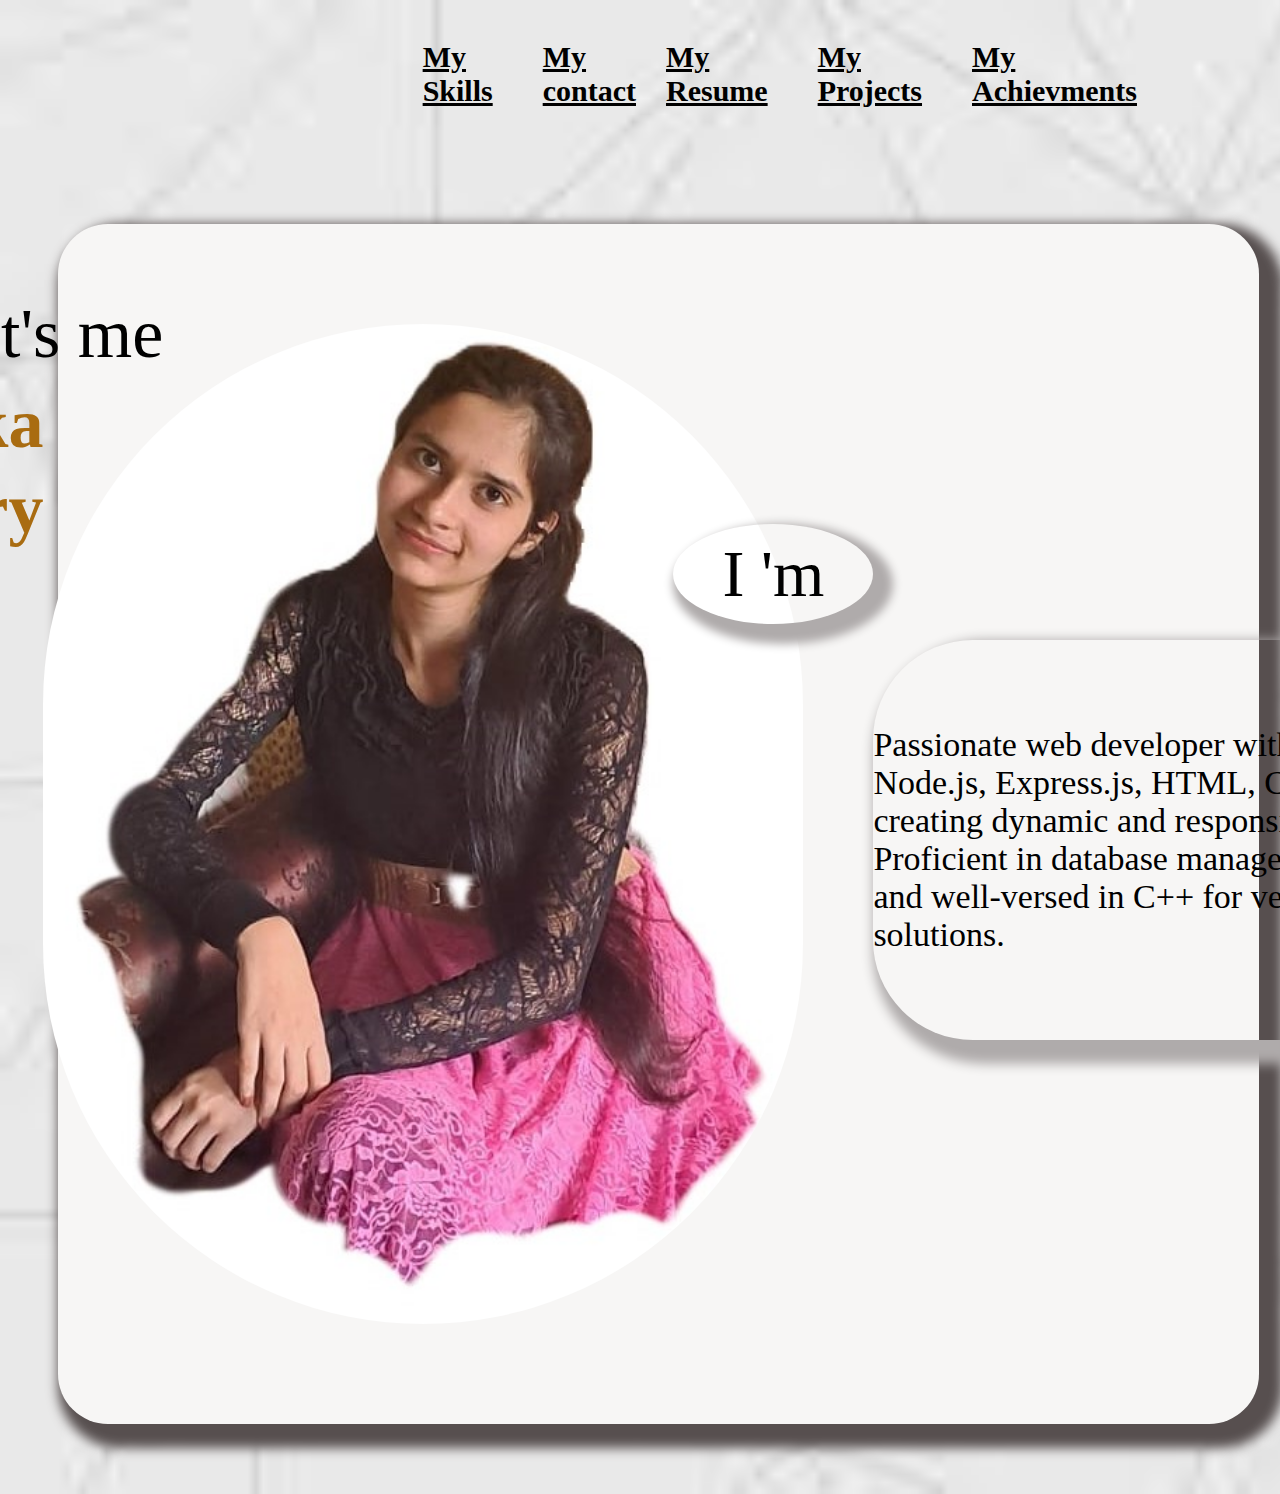
<file: my-portfolio/index.html>
<!DOCTYPE html>
<html lang="en">
<head>
    <meta charset="UTF-8">
    <meta name="viewport" content="width=device-width, initial-scale=1.0">
    <title>My-Portfolio</title>
    <link rel="stylesheet" href="https://cdnjs.cloudflare.com/ajax/libs/font-awesome/6.5.1/css/all.css" integrity="sha512-tx5+1LWHez1QiaXlAyDwzdBTfDjX07GMapQoFTS74wkcPMsI3So0KYmFe6EHZjI8+eSG0ljBlAQc3PQ5BTaZtQ==" crossorigin="anonymous" referrerpolicy="no-referrer" />
    <link rel="stylesheet" href="style.css"></link>
    <link rel="preconnect" href="https://fonts.googleapis.com">
    <link rel="preconnect" href="https://fonts.googleapis.com">
    <link rel="preconnect" href="https://fonts.gstatic.com" crossorigin>
    <link href="https://fonts.googleapis.com/css2?family=Carattere&family=Kalnia&display=swap" rel="stylesheet">
    


</head>
<body>
    
<div class="header"><div class="logo">Dakshika Chaudhary</div>
    <p>
       <b><div class="Skills"><a href="/skills.html">My Skills</a></div></b>
      <b><div class="contact"><a href="/contact.html">My contact</a> </div></b>
      <b><div class="Resume"><a href="/resume.html">My Resume</a></div></b>
      <b><div class="Projects"><a href="/project.html">My Projects </a></div></b>
      <b><div class="Achievments"><a href="/achievment.html">My Achievments</a></div></b>
 
        
    </p>
</div>
<!----------------------------------------------------------------------->
<div class="about">

    <div class="name"><p>Hello,It's me <b><p class="dakshika" style="color:rgb(169, 108, 17);;">Dakshika</p></b></p><b><p class="chaudhary">Chaudhary</p></b>
        

    <p class="prof"><u>A Full-Stack Web Devloper</u></p></div>

    <div class="photo"><img src="IMG-20231112-WA0062.jpg"></div>

    
<div class="expert"><p>I 'm</p>
<p class="paragraph">

    Passionate web developer with expertise in Node.js, Express.js, HTML, CSS, and JavaScript, creating dynamic and responsive web applications. Proficient in database management with MongoDB and well-versed in C++ for versatile programming solutions. </p></div>
    <div class="links">
        <i class="fa-brands fa-instagram"></i>
       <a href="https://www.linkedin.com/in/dakshika-chaudhary-486547263/"><i class="fa-brands fa-linkedin"></i></a>
    <a href="https://github.com/dakshika-chaudhary"><i class="fa-brands fa-github"></i></a>
    </div>
</div>



</body>
</html>
</file>
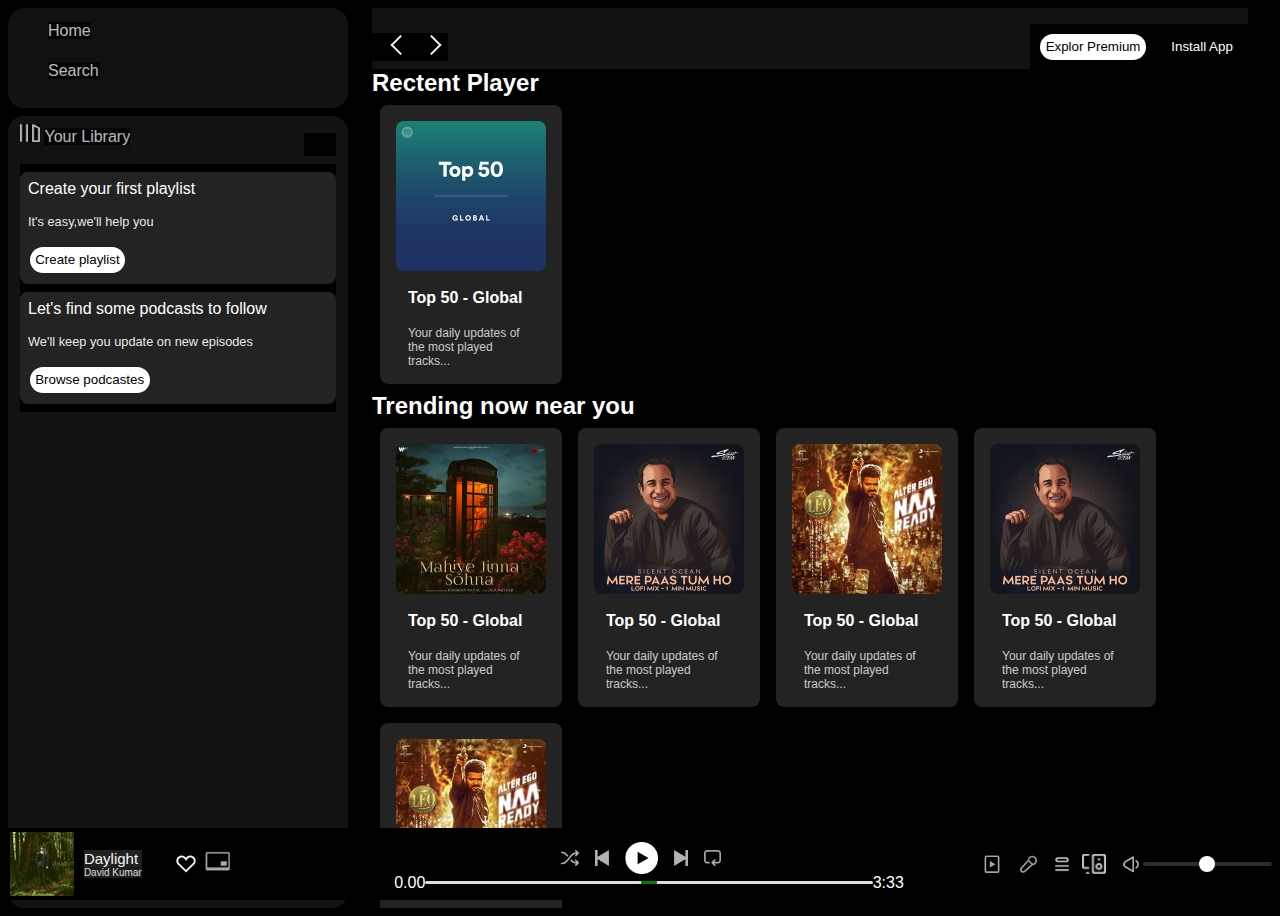
<file: my-portfolio/spotify_clone/index.html>
<!DOCTYPE html>
<html lang="en">
<head>
    <meta charset="UTF-8">
    <meta name="viewport" content="width=device-width, initial-scale=1.0">
    <title>Spotify - Web Player: Music for everyone</title>
    <link rel="stylesheet" href="https://cdnjs.cloudflare.com/ajax/libs/font-awesome/6.4.2/css/all.min.css" integrity="sha512-z3gLpd7yknf1YoNbCzqRKc4qyor8gaKU1qmn+CShxbuBusANI9QpRohGBreCFkKxLhei6S9CQXFEbbKuqLg0DA==" crossorigin="anonymous" referrerpolicy="no-referrer" />
<link rel="icon" href="./Delta-main/CSS/Project/assets/logo.png">
<link rel="preconnect" href="https://fonts.googleapis.com">
<link rel="preconnect" href="https://fonts.gstatic.com" crossorigin>
<link href="https://fonts.googleapis.com/css2?family=Abril+Fatface&family=Fuggles&family=Montserrat:wght@300;400;500;600;700&family=Mooli&family=Skranji&display=swap" rel="stylesheet">
<link rel="stylesheet" href="style.css">
</head>
<body>
    <div class="main">
        <div class="sidebar">
            <!--the first bar-->
            <div class="nav">
                <div class="nav-option">
                    <i class="fa-solid fa-house"></i>
                    <a href="#" style="opacity: 1;">Home</a>
                </div>
                <div class="nav-option">
                    <i class="fa-solid fa-magnifying-glass"></i>
                    <a href="#">Search</a>
                </div>
            </div>

            <!--the second bar-->


            <div class="library">
                <div class="option">
                    <!--for pahle waaala part of library-->
                <div class="lib-option nav-option">
                    <img src="Delta-main/CSS/Project/assets/library_icon.png">
                    <a href="#">Your Library</a>
                </div>
                <div class="icons">
                    <i class="fa-solid fa-plus"></i>
                    <i class="fa-solid fa-arrow-right"></i>
                </div>
                </div>
                <div class="lib-box">
                    <div class="box">
            <div class="box-p1">Create your first playlist</div>
            <div class="box-p2">It's easy,we'll help you</div>
            <button class="badge">Create playlist</button>
            </div>
            
            <div class="box">
                <div class="box-p1">Let's find some podcasts to follow </div>
                <div class="box-p2">We'll keep you update on new episodes</div>
                <button class="badge">Browse podcastes</button>
                </div>
            </div>
            </div>
        </div>
        <!--main content is here-->
        <div class="main-content">
            <div class="sticky-nav">
                <div class="sticky-nav-icons">
                <img src="Delta-main/CSS/Project/assets/backward_icon.png">
                <img src="Delta-main/CSS/Project/assets/forward_icon.png" class="hide"> 
         </div>
<div class="sticky-nav-options">
          <button class="badge hide" >Explor Premium</button>
          
          <button class="badge dark-badge"><i class="fa-regular fa-circle-down" style="margin-left:0.5px"></i> Install App</button>
          <i class="fa-regular fa-user"></i>
          </div></div>
          <!--cards-->
            <div class="cards">
                <h2>Rectent Player</h2>
                <div class="cards-container">
                    <div class="card">
             <img src="Delta-main/CSS/Project/assets/card1img.jpeg" class="card-image"> 
           <p class="card-title">Top 50 - Global</p>
           <p class="card-info">Your daily updates of the most played tracks...</p>
                    </div>
                </div>
            </div> 
<!--second cards container-->
            <h2>Trending now near you</h2>
                <div class="cards-container">
                    <div class="card">
             <img src="Delta-main/CSS/Project/assets/card2img.jpeg" class="card-image"> 
           <p class="card-title">Top 50 - Global</p>
           <p class="card-info">Your daily updates of the most played tracks...</p>
                    </div>

        <div class="card">
        <img src="Delta-main/CSS/Project/assets/card3img.jpeg" class="card-image"> 
          <p class="card-title">Top 50 - Global</p>
          <p class="card-info">Your daily updates of the most played tracks...</p>
                </div>

         <div class="card">
          <img src="Delta-main/CSS/Project/assets/card4img.jpeg" class="card-image"> 
         <p class="card-title">Top 50 - Global</p>
          <p class="card-info">Your daily updates of the most played tracks...</p>
                </div>

               <div class="card">
                   <img src="Delta-main/CSS/Project/assets/card3img.jpeg" class="card-image"> 
                 <p class="card-title">Top 50 - Global</p>
                 <p class="card-info">Your daily updates of the most played tracks...</p>
                   </div>
                   
           <div class="card">
        <img src="Delta-main/CSS/Project/assets/card4img.jpeg" class="card-image"> 
              <p class="card-title">Top 50 - Global</p>
             <p class="card-info">Your daily updates of the most played tracks...</p>
               </div>
     </div>
<!--top 40 top 30-->

<h2>Trending now near you</h2>
<div class="cards-container">
    <div class="card">
<img src="Delta-main/CSS/Project/assets/card5img.jpeg" class="card-image"> 
<p class="card-title">Top 50 - Global</p>
<p class="card-info">Your daily updates of the most played tracks...</p>
    </div>

<div class="card">
<img src="Delta-main/CSS/Project/assets/card6img.jpeg" class="card-image"> 
<p class="card-title">Top 50 - Global</p>
<p class="card-info">Your daily updates of the most played tracks...</p>
</div>
<div class="card">
    <img src="Delta-main/CSS/Project/assets/card1img.jpeg" class="card-image"> 
    <p class="card-title">Top 50 - Global</p>
    <p class="card-info">Your daily updates of the most played tracks...</p>
    </div>
</div>
<div class="footer">
    <div class="line"></div>
</div>
</div>
        <div class="music-player">
            <div class="album">
                <img src="Delta-main/CSS/Project/Homework Assets/album_picture.jpeg" class="photo">
                <div class="name">
                <p class="first">Daylight</p>
                <p class="second">David Kumar</p></div>
                <img src="Delta-main/CSS/Project/Homework Assets/album_icon1.png" class="album-icon1"></i>
                <img src="Delta-main/CSS/Project/Homework Assets/album_icon2.png" class="album-icon2"></i>
            </div>
          
<!------------------------------------------------------------------------------------->
<div class="player">
<div class="players-controls">
<img src="Delta-main/CSS/Project/assets/player_icon1.png" class="player-control-icon">
<img src="Delta-main/CSS/Project/assets/player_icon2.png" class="player-control-icon">
<img src="Delta-main/CSS/Project/assets/player_icon3.png" class="player-control-icon" style="opacity:1;height:2rem">
<img src="Delta-main/CSS/Project/assets/player_icon4.png" class="player-control-icon">
<img src="Delta-main/CSS/Project/assets/player_icon5.png" class="player-control-icon">
     </div>


          
          <div class="playback-bar">
            <span class="curr-time">0.00</span>
            <input type="range" min="0" max="100" class="progress-bar">
            <span class="tot-time">3:33</span>
          </div>

</div>
<!------------------------------------------------------------------------------------------>
            <div class="controls">
                <img src="Delta-main/CSS/Project/Homework Assets/controls_icon1.png" class="control-icon">
                <img src="Delta-main/CSS/Project/Homework Assets/controld_icon2.png" class="control-icon">
                <img src="Delta-main/CSS/Project/Homework Assets/controls_icon3.png" class="control-icon1">
                <img src="Delta-main/CSS/Project/Homework Assets/controls_icon4.png" class="control-icon2">
                <img src="Delta-main/CSS/Project/Homework Assets/controls_icon5.png" class="control-icon">
                <input type="range" min="0" max="100" class="control-bar">
            </div>
        
    </div>
    </div>
</body>
</html>
</file>
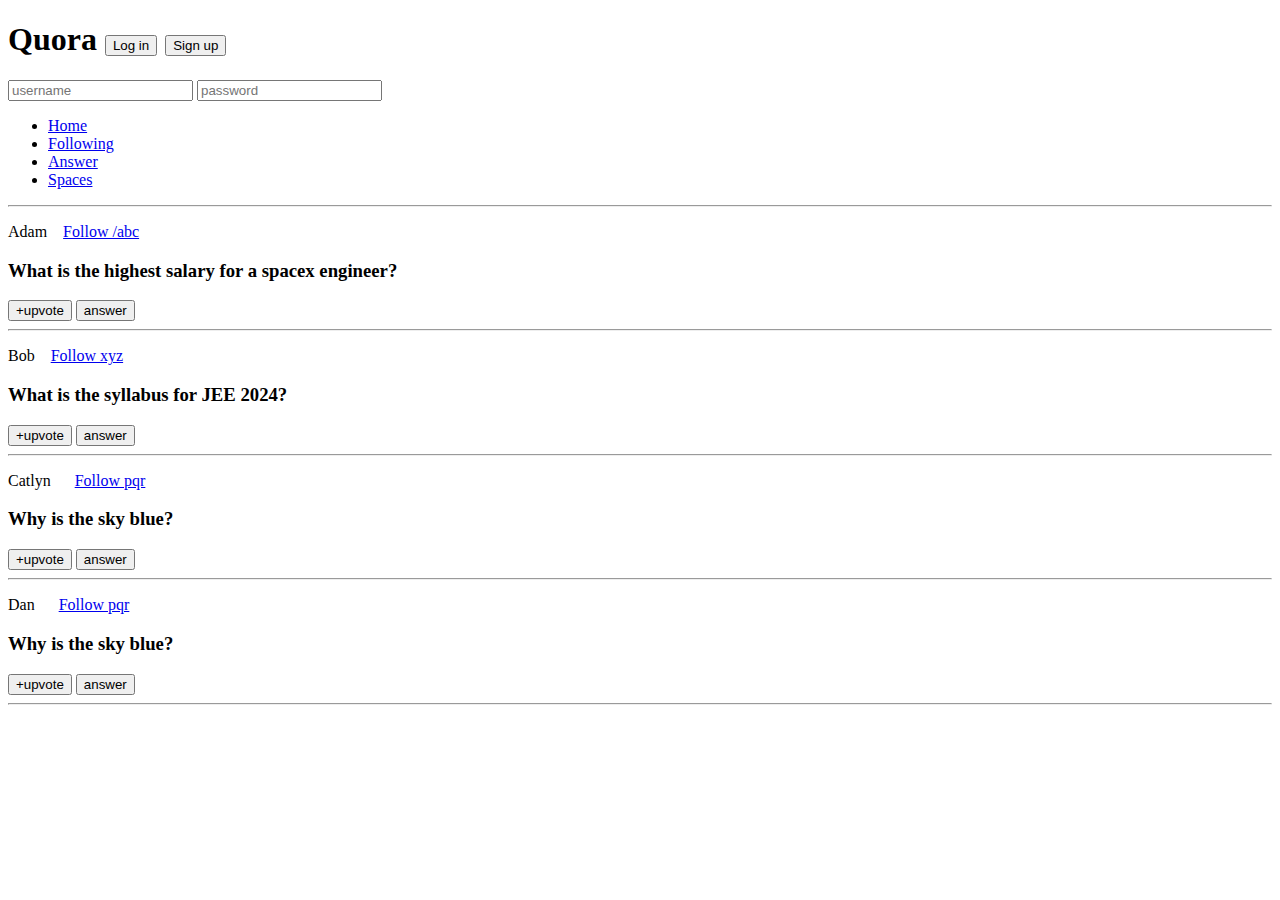
<file: my-portfolio/spotify_clone/Delta-main/CSS/Chapter2 (Selectors)/index.html>
<!DOCTYPE html>
<html lang="en">
  <head>
    <meta charset="UTF-8" />
    <meta http-equiv="X-UA-Compatible" content="IE=edge" />
    <meta name="viewport" content="width=device-width, initial-scale=1.0" />
    <title>CSS Chapter2</title>
  </head>
  <body>
    <header>
        <h1>Quora 
            <button id="login">Log in</button>
            <button id="signup">Sign up</button>
        </h1>
        <div>
            <input type="text" placeholder="username">
            <input type="password" placeholder="password">
        </div>
        <nav>
            <ul>
                <li><a href="/home">Home</a></li>
                <li><a href="/following">Following</a></li>
                <li><a href="/answer">Answer</a></li>
                <li><a href="/spaces">Spaces</a></li>
            </ul>
        </nav>
        <hr>
    </header>
    <main>
        <p>
        Adam &nbsp;&nbsp;
        <a class="follow" href="/adam">Follow /abc</a></span>
        </p>
        <h3>What is the highest salary for a spacex engineer?</h3>
        <span>
            <button>+upvote</button>
            <button>answer</button>
        </span>
        <hr />

        <p>
        Bob &nbsp;&nbsp;
        <a class="follow" href="/bob">Follow xyz</a>
        </p>
        <h3>What is the syllabus for JEE 2024?</h3>
        <span>
            <button>+upvote</button>
            <button>answer</button>
        </span>
        <hr />

        <p>
        Catlyn &nbsp;&nbsp;&nbsp;&nbsp;
        <a class="follow" href="/catlyn">Follow pqr</a>
        </p>
        <h3>Why is the sky blue?</h3>
        <span>
            <button>+upvote</button>
            <button>answer</button>
        </span>
        <hr />

        <p>
            Dan &nbsp;&nbsp;&nbsp;&nbsp;
            <a class="follow" href="/dan">Follow pqr</a>
            </p>
            <h3>Why is the sky blue?</h3>
            <span>
                <button>+upvote</button>
                <button>answer</button>
            </span>
            <hr />
    </main>
  </body>
</html>
</file>
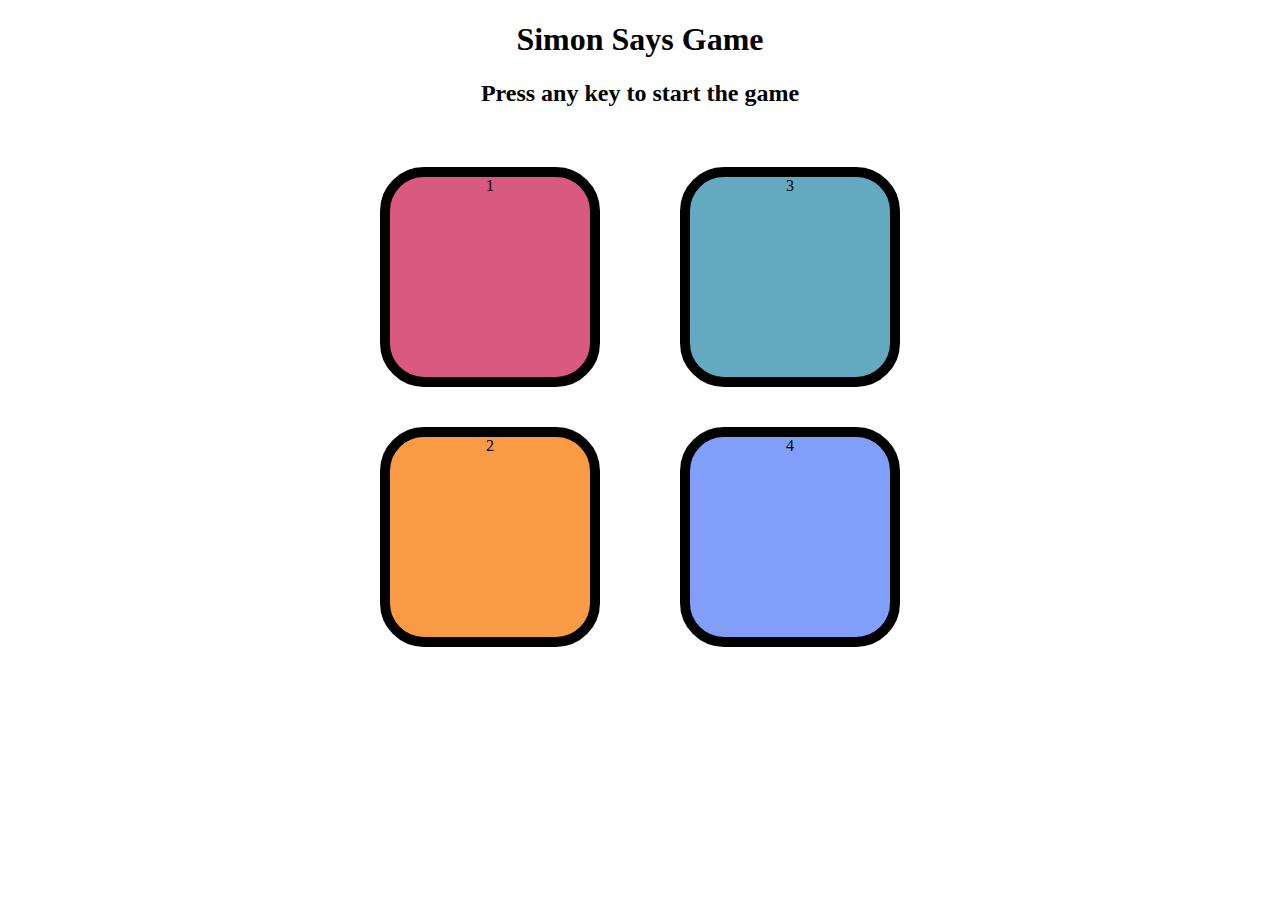
<file: my-portfolio/spotify_clone/Delta-main/JS/Simon Says/index.html>
<!DOCTYPE html>
<html lang="en">
  <head>
    <meta charset="UTF-8" />
    <meta name="viewport" content="width=device-width, initial-scale=1.0" />
    <title>Simon Says Game</title>
    <link rel="stylesheet" href="style.css" />
  </head>
  <body>
    <h1>Simon Says Game</h1>
    <h2>Press any key to start the game</h2>

    <div class="btn-container">
      <div class="line-one">
        <div class="btn red" type="button" id="red">1</div>
        <div class="btn yellow" type="button" id="yellow">2</div>
      </div>
      <div class="line-two">
        <div class="btn green" type="button" id="green">3</div>
        <div class="btn purple" type="button" id="purple">4</div>
      </div>
    </div>

    <script src="app.js"></script>
  </body>
</html>
</file>
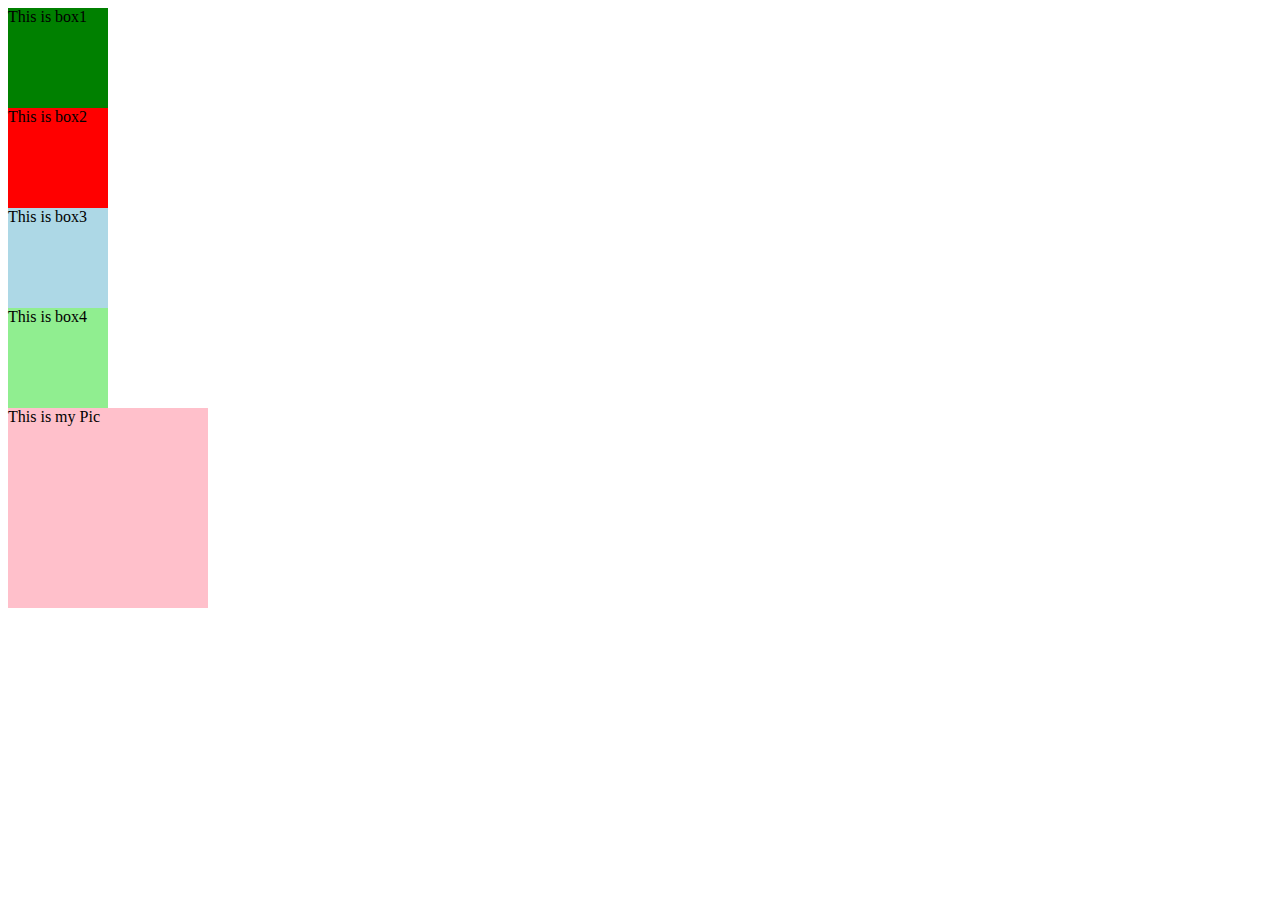
<file: my-portfolio/spotify_clone/Delta-main/CSS/Chapter4/Assignment/index.html>
<!DOCTYPE html>
<html lang="en">
  <head>
    <meta charset="UTF-8" />
    <meta http-equiv="X-UA-Compatible" content="IE=edge" />
    <meta name="viewport" content="width=device-width, initial-scale=1.0" />
    <title>CSS Assignment</title>
    <link rel="stylesheet" href="style.css" />
  </head>
  <body>
    <div id="box1">This is box1</div>
    <div id="box2">This is box2</div>
    <div id="box3">This is box3</div>
    <div id="box4">This is box4</div>
    <div id="myPic">This is my Pic</div>
  </body>
</html>
</file>
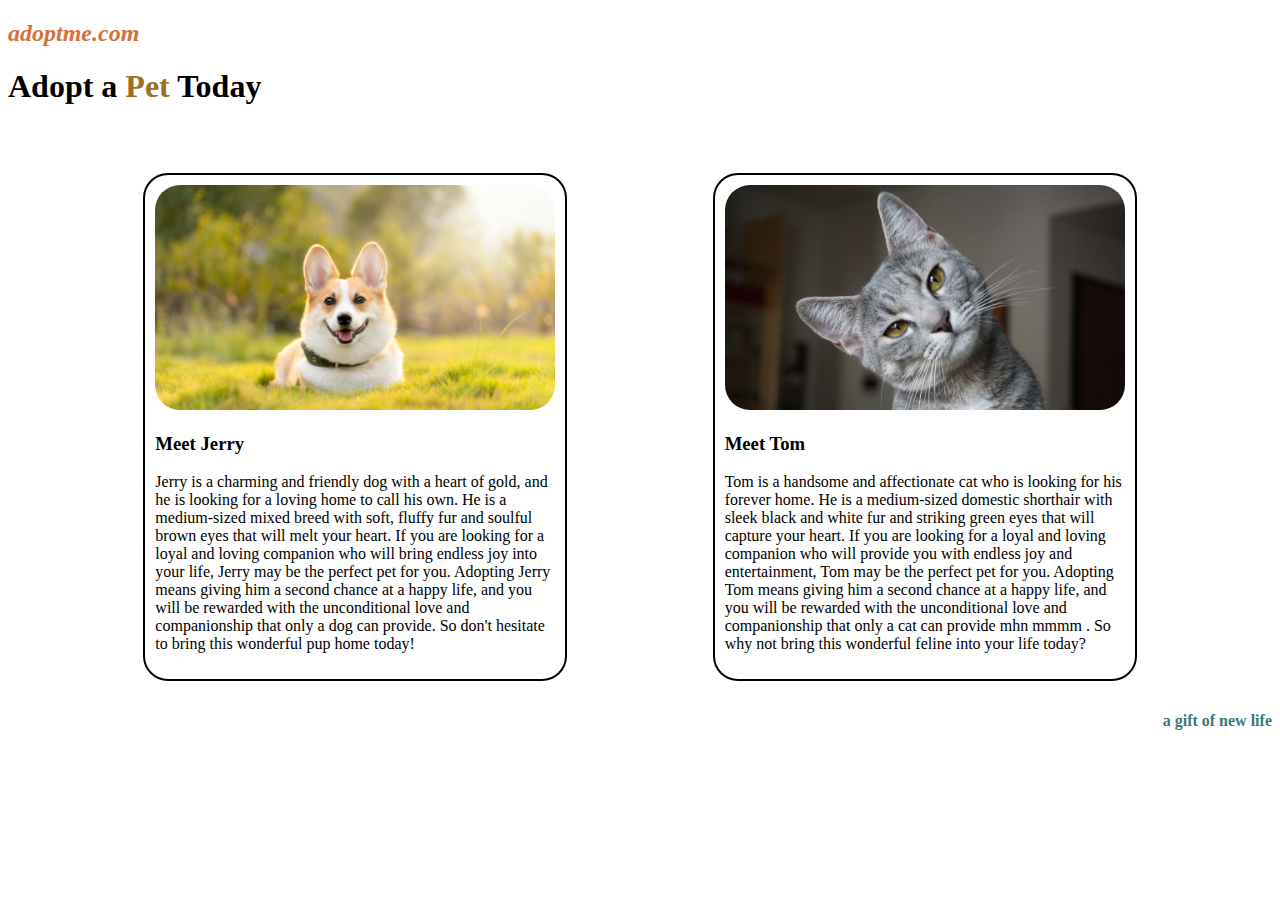
<file: my-portfolio/spotify_clone/Delta-main/CSS/Chapter6 (Pet Adoption)/Pet Adoption/index.html>
<!DOCTYPE html>
<html lang="en">
  <head>
    <meta charset="UTF-8" />
    <meta http-equiv="X-UA-Compatible" content="IE=edge" />
    <meta name="viewport" content="width=device-width, initial-scale=1.0" />
    <title>CSS</title>
    <link rel="stylesheet" href="style.css" />
  </head>
  <body>
    <h2><i>adoptme.com</i></h2>
    <h1>Adopt a <span>Pet</span> Today</h1>
    <br /><br />
    <div id="pets">
      <div class="card">
        <img src="dog.jpg" alt="jerry" />
        <h3>Meet Jerry</h3>
        <p>
          Jerry is a charming and friendly dog with a heart of gold, and he is
          looking for a loving home to call his own. He is a medium-sized mixed
          breed with soft, fluffy fur and soulful brown eyes that will melt your
          heart. If you are looking for a loyal and loving companion who will
          bring endless joy into your life, Jerry may be the perfect pet for
          you. Adopting Jerry means giving him a second chance at a happy life,
          and you will be rewarded with the unconditional love and companionship
          that only a dog can provide. So don't hesitate to bring this wonderful
          pup home today!
        </p>
      </div>
      <div class="card">
        <img src="cat.jpg" alt="tom" />
        <h3>Meet Tom</h3>
        <p>
          Tom is a handsome and affectionate cat who is looking for his forever
          home. He is a medium-sized domestic shorthair with sleek black and
          white fur and striking green eyes that will capture your heart. If you
          are looking for a loyal and loving companion who will provide you with
          endless joy and entertainment, Tom may be the perfect pet for you.
          Adopting Tom means giving him a second chance at a happy life, and you
          will be rewarded with the unconditional love and companionship that
          only a cat can provide mhn mmmm . So why not bring this wonderful
          feline into your life today?
        </p>
      </div>
    </div>
    <h4>a gift of new life</h4>
  </body>
</html>
</file>
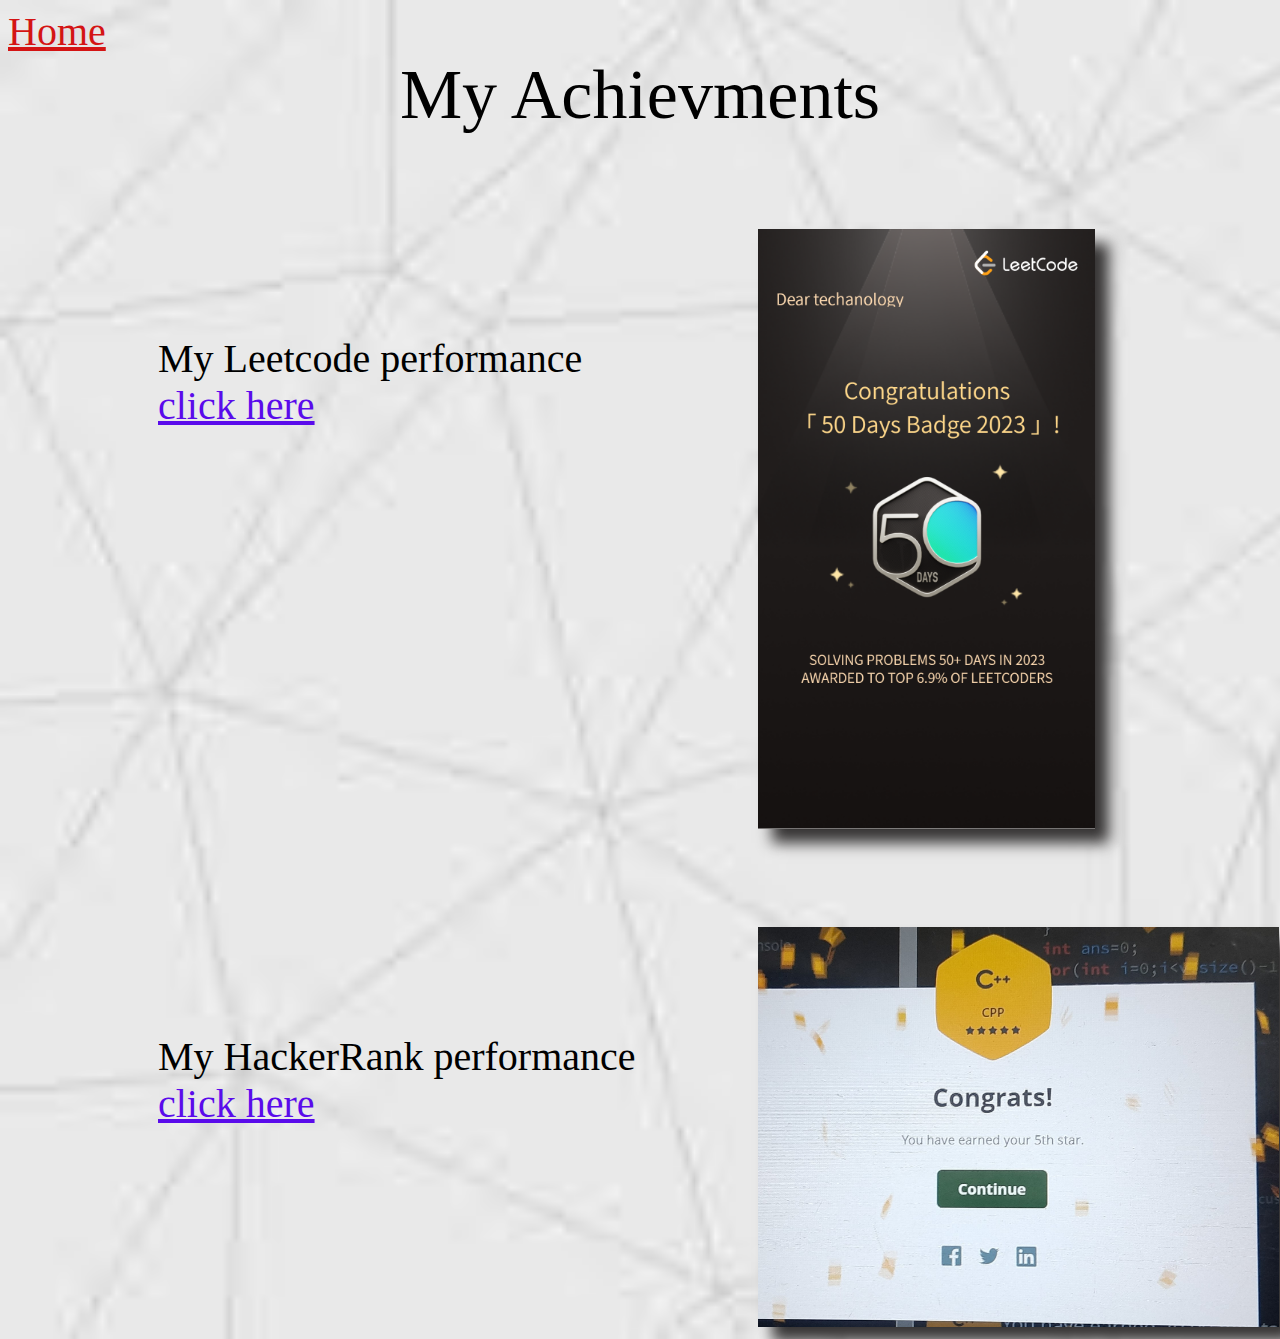
<file: my-portfolio/achievment.html>
<!DOCTYPE html>
<html lang="en">
<head>
    <meta charset="UTF-8">
    <meta name="viewport" content="width=device-width, initial-scale=1.0">
    <title>My Achievments</title>
    <link rel="stylesheet" href="style.css">
</head>
<body>
    <div class="homeachivlink"><a href="index.html">Home</a></div>
    <div class="achivheading">My Achievments</div>
    <div class="achivepart1"><div class="achivcontent">My Leetcode performance<br><a href="https://leetcode.com/techanology/">click here</a></a></div><div class="achivleetcode"><img src="leetcode50daysbadage.png"></div>
</div>
<div class="achivepart2"><div class="achivcontent">My HackerRank performance<br><a href="https://www.hackerrank.com/profile/dakshikac2004ch1">click here</a></a></div><div class="achievhacker"><img src="hackerrank5star.jpg"></div>
</div>
</body>
</html>
</file>
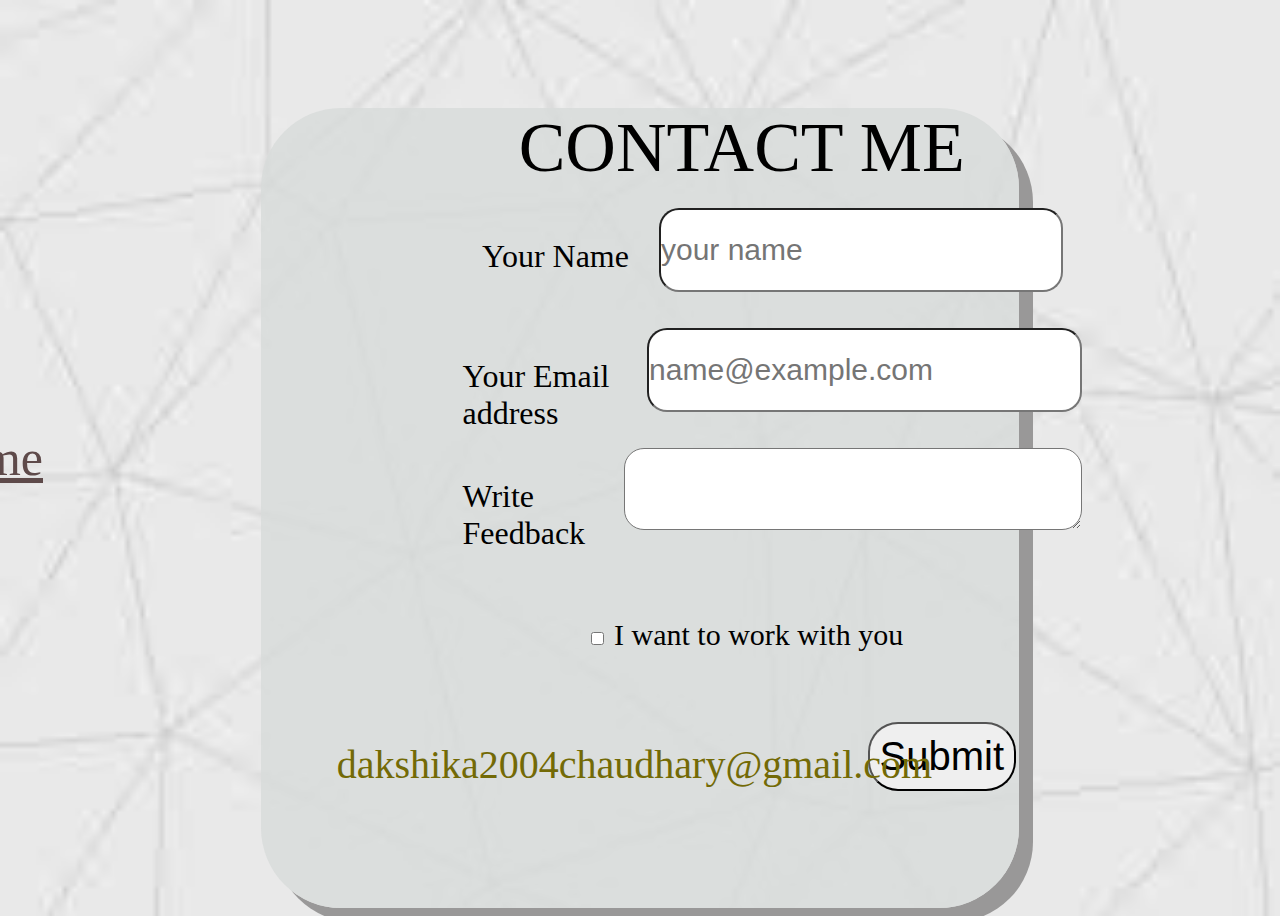
<file: my-portfolio/contact.html>
<!DOCTYPE html>
<html lang="en">
<head>
    <meta charset="UTF-8">
    <meta name="viewport" content="width=device-width, initial-scale=1.0">
    <title>Contact-Document</title>
    <link rel="stylesheet" href="https://cdnjs.cloudflare.com/ajax/libs/font-awesome/6.5.1/css/all.css" integrity="sha512-tx5+1LWHez1QiaXlAyDwzdBTfDjX07GMapQoFTS74wkcPMsI3So0KYmFe6EHZjI8+eSG0ljBlAQc3PQ5BTaZtQ==" crossorigin="anonymous" referrerpolicy="no-referrer" />
    <link rel="stylesheet" href="style.css">
</head>
<body>
    <div class="contact-form">
      <div class="chomelink"><a href="index.html">Home</a></div>
  <div class="contactme"><div class="heading">CONTACT ME</div>
  <form>
  <div class="contactname">
    <label for="exampleFormControlInput1" class="form-label">Your Name</label>
    <input type="text" class="contactname-id" id="contactname" placeholder="your name"></div>
  <div class="email">
  <label for="exampleFormControlInput1" class="form-label"> Your Email address</label>
  <input type="email" class="email-id" id="emailid" placeholder="name@example.com">
</div>
<div class="feedback">
  <label for="exampleFormControlTextarea1" class="form-label">Write Feedback</label>
  <textarea class="feedback-write" id="exampleFormControlTextarea1" rows="3"></textarea>
</div>
<div class="checkbox"> 
   <input class="check" type="checkbox" role="switch" id="checkbox">
  <label class="check-box" for="flexSwitchCheckChecked">I want to work with you</label></div>
<button>Submit</button>
</form>

<div class="myemail">dakshika2004chaudhary@gmail.com</div>

<div class="contactlinks">
  <i class="fa-brands fa-instagram"></i>
  <a href="https://www.linkedin.com/in/dakshika-chaudhary-486547263/"><i class="fa-brands fa-linkedin"></i></a>
  <a href="https://github.com/dakshika-chaudhary"><i class="fa-brands fa-github"></i></a>
</div>
  </div>
</body>
</html>
</file>
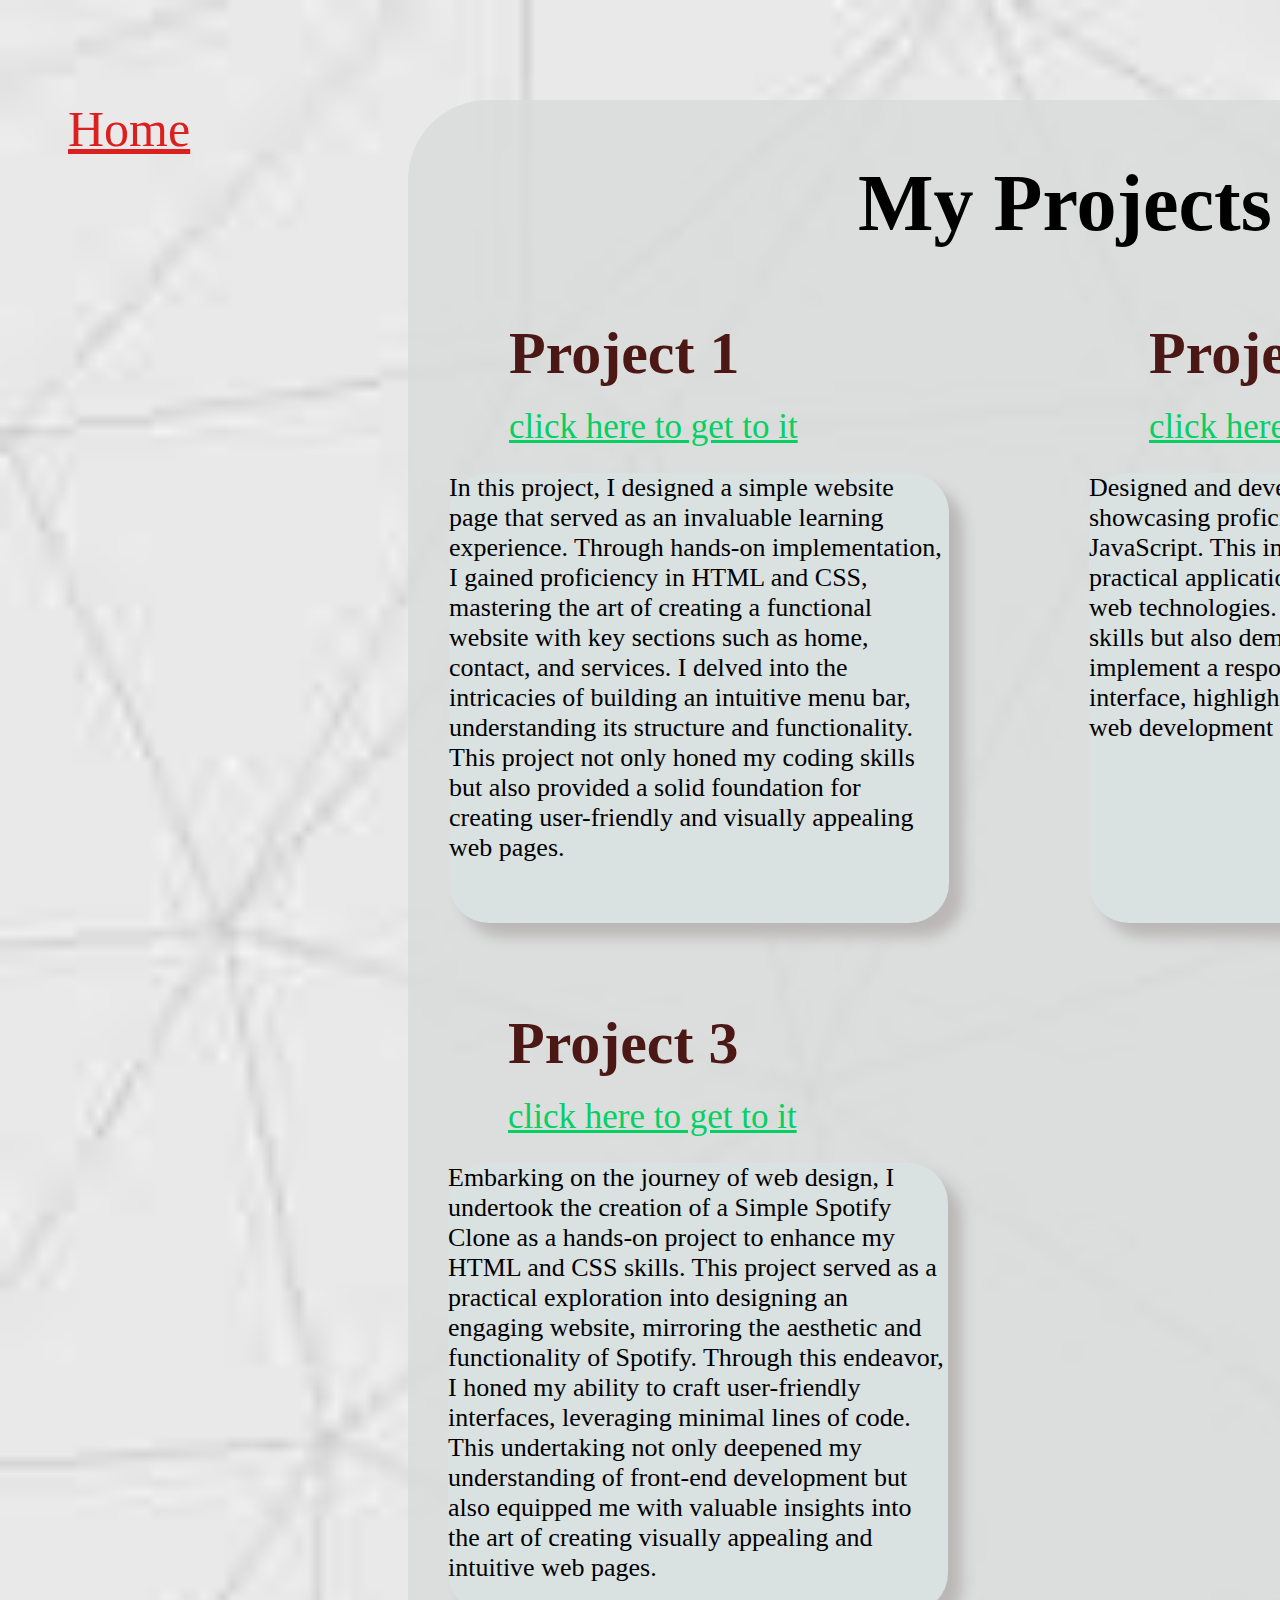
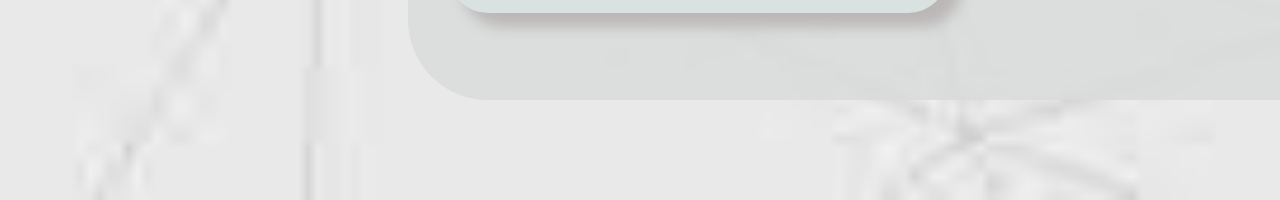
<file: my-portfolio/project.html>
<!DOCTYPE html>
<html lang="en">
<head>
    <meta charset="UTF-8">
    <meta name="viewport" content="width=device-width, initial-scale=1.0">
    <title>My Projects</title>
    <link rel="stylesheet" href="style.css">
</head>
<body>
    <div class="projectbox">
        <div class="homelink"><a href="index.html">Home</a></div>
    <div class="projectheading">My Projects</div>
    <div class="plinks"> <div class="projectlink"><h3>Project 1</h3><a href="./mini_pro1/mini_projrct.html">click here to get to it</a><p>In this project, I designed a simple website page that served as an invaluable learning experience. Through hands-on implementation, I gained proficiency in HTML and CSS, mastering the art of creating a functional website with key sections such as home, contact, and services. I delved into the intricacies of building an intuitive menu bar, understanding its structure and functionality. This project not only honed my coding skills but also provided a solid foundation for creating user-friendly and visually appealing web pages.</p></div>
     <div class="projectlink"><h3>Project 2</h3><a href="./simon_game/index1.html">click here to get to it</a><p>Designed and developed a Simon game, showcasing proficiency in HTML, CSS, and JavaScript. This interactive project served as a practical application for mastering front-end web technologies. It not only honed my coding skills but also demonstrated the ability to implement a responsive and engaging user interface, highlighting a practical approach to web development</p></div>
   
    </div>
    <div class="projectlink"><h3>Project 3</h3><a href="./spotify_clone/index.html">click here to get to it</a><p>Embarking on the journey of web design, I undertook the creation of a Simple Spotify Clone as a hands-on project to enhance my HTML and CSS skills. This project served as a practical exploration into designing an engaging website, mirroring the aesthetic and functionality of Spotify. Through this endeavor, I honed my ability to craft user-friendly interfaces, leveraging minimal lines of code. This undertaking not only deepened my understanding of front-end development but also equipped me with valuable insights into the art of creating visually appealing and intuitive web pages.</p></div>
    </div>
</body>
</html>
</file>
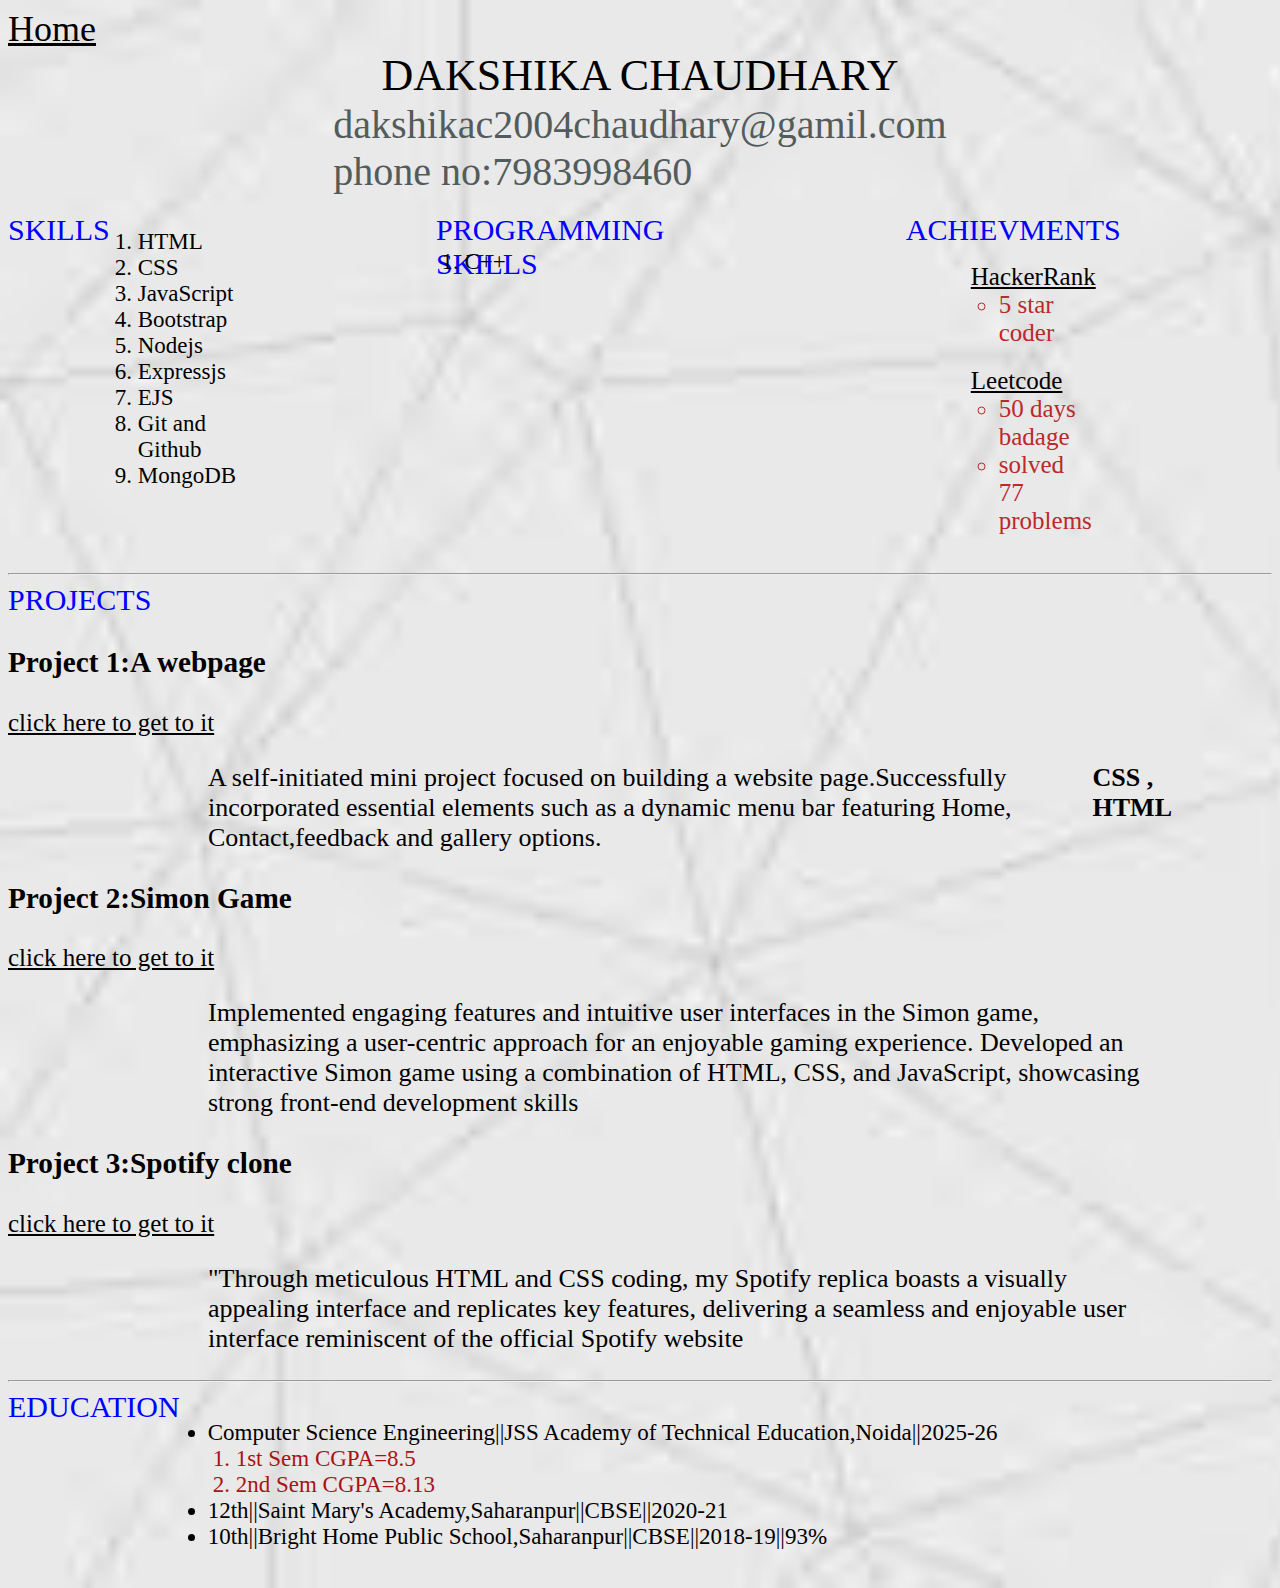
<file: my-portfolio/resume.html>
<!DOCTYPE html>
<html lang="en">
<head>
    <meta charset="UTF-8">
    <meta name="viewport" content="width=device-width, initial-scale=1.0">
    <title>My Resume</title>
    <link rel="stylesheet" href="style.css">
</head>
<body>
    <div class="homereslink"><a href="index.html">Home</a></div>
    <div class="resumename">DAKSHIKA CHAUDHARY</div>
    <div class="resumecontact">dakshikac2004chaudhary@gamil.com<br>phone no:7983998460</div>

<br>
    <div class="rskills">
    <div class="resumeskills">SKILLS</div><ol><li>HTML</li><li>CSS</li><li>JavaScript</li><li>Bootstrap</li><li>Nodejs</li><li>Expressjs</li><li>EJS</li><li>Git and Github</li><li>MongoDB</li></ol>
    <div class="resumeskills">PROGRAMMING SKILLS</div><ol><li class="progskills">C++</li></ol>
    <div class="resumeachiv">ACHIEVMENTS<ol><ul><u>HackerRank</u><li>5 star coder</li></ul><ul><u>Leetcode</u><li>50 days badage</li><li>solved 77 problems</li></ul></ol></div>
</div>
<hr>    <div class="resumeprojects">PROJECTS</div>
  
<div class="rproject"><h3>Project 1:A webpage</h3><a href="./mini_pro1/mini_projrct.html">click here to get to it</a><p> A self-initiated mini project focused on building a website page.Successfully incorporated essential elements such as a dynamic menu bar featuring Home, Contact,feedback and gallery options.<br><b>CSS , HTML</b></p></div>
 </div>
 <div class="rproject"><h3>Project 2:Simon Game</h3><a href="./simon_game/index1.html">click here to get to it</a><p> Implemented engaging features and intuitive user interfaces in the Simon game, emphasizing a user-centric approach for an enjoyable gaming experience. Developed an interactive Simon game using a combination of HTML, CSS, and JavaScript, showcasing strong front-end development skills</p></div>

 <div class="rproject"><h3>Project 3:Spotify clone</h3><a href="./spotify_clone/index.html">click here to get to it</a><p>"Through meticulous HTML and CSS coding, my Spotify replica boasts a visually appealing interface and replicates key features, delivering a seamless and enjoyable user interface reminiscent of the official Spotify website</p></div>
    <hr>
    <div class="resumeeducation">EDUCATION<ul><li>Computer Science Engineering||JSS Academy of Technical Education,Noida||2025-26
        <ol><li>1st Sem CGPA=8.5</li><li>2nd Sem CGPA=8.13</li></ol>
    </li>
    <li>12th||Saint Mary's Academy,Saharanpur||CBSE||2020-21</li>
    <li>10th||Bright Home Public School,Saharanpur||CBSE||2018-19||93%</li>
    </ul></div>

</body>
</html>
</file>
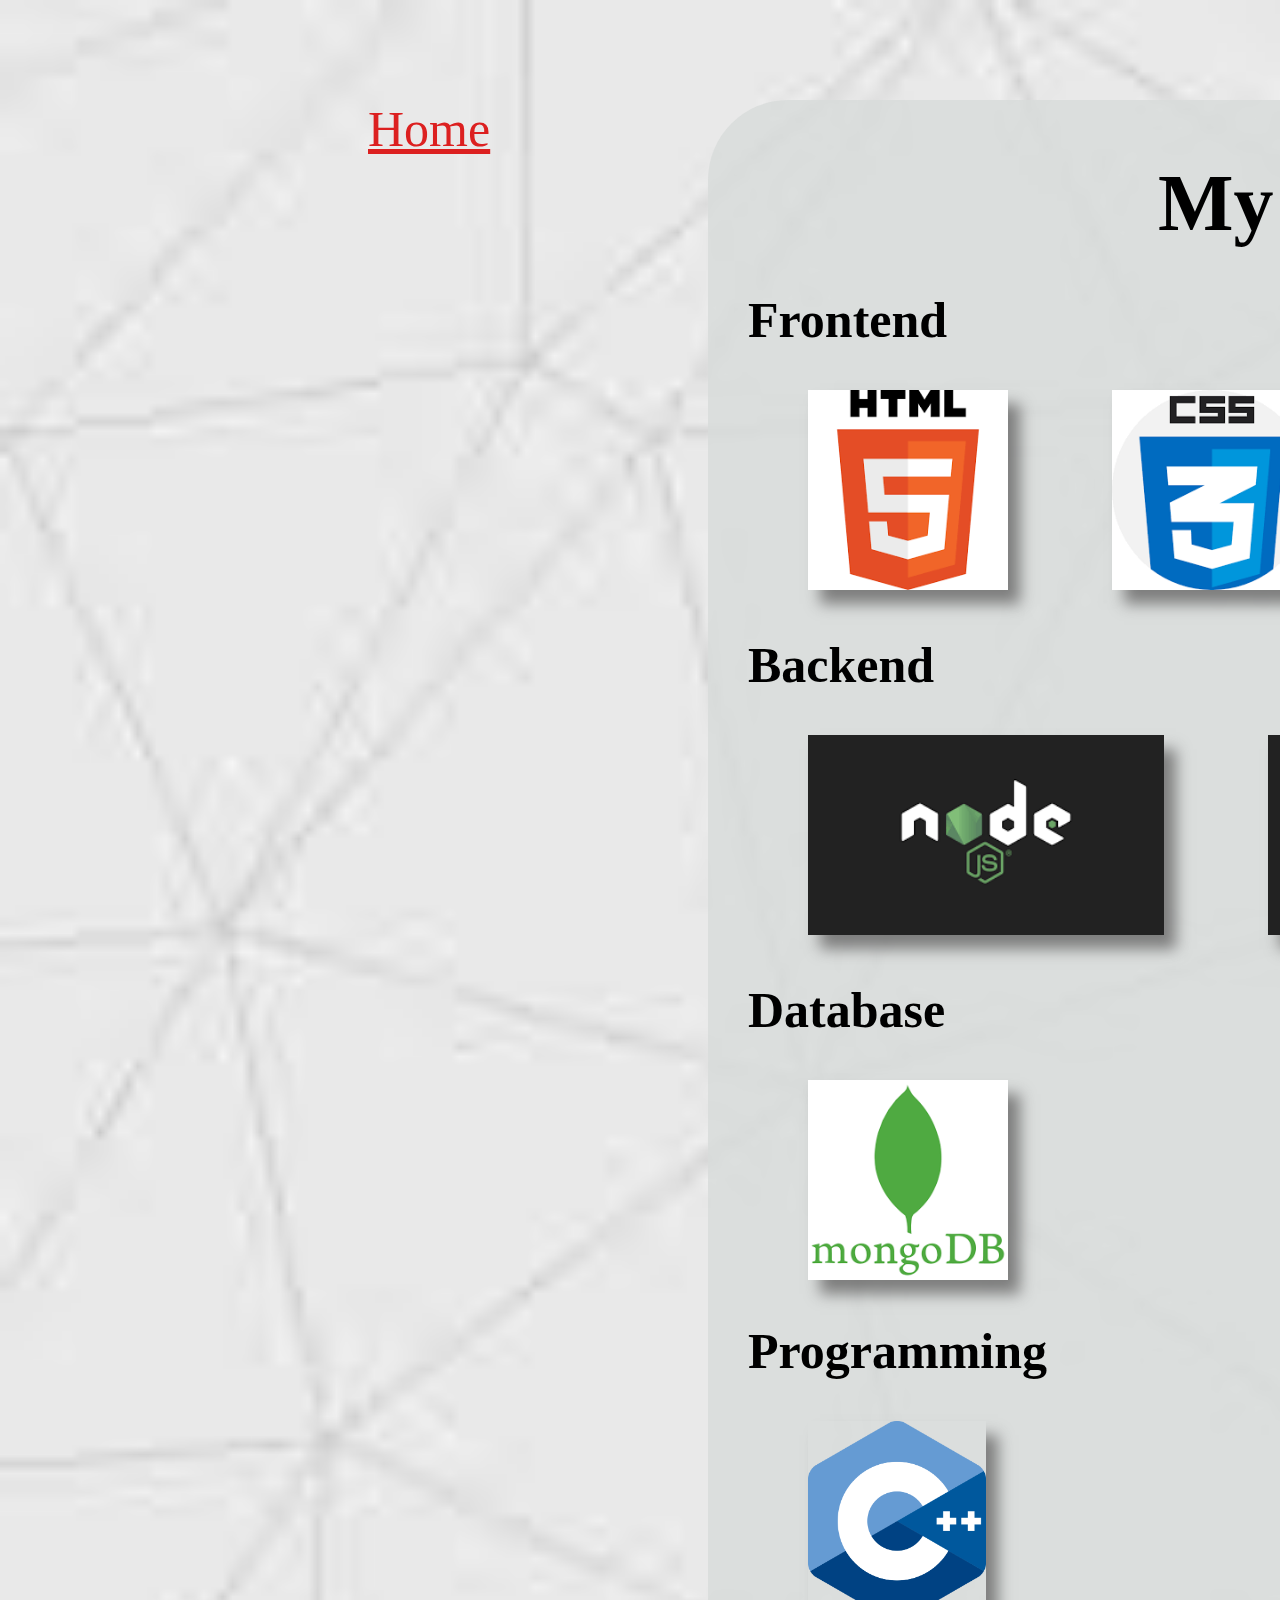
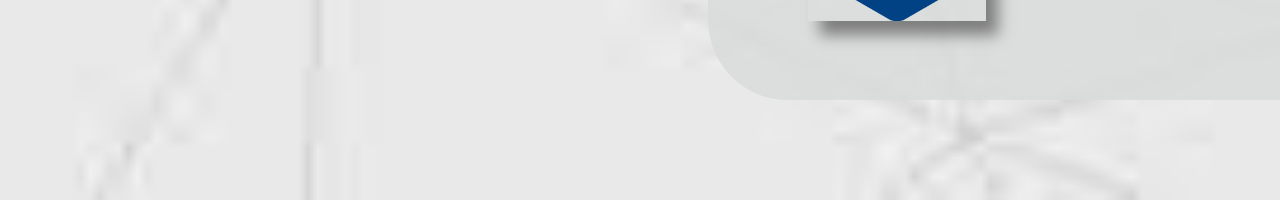
<file: my-portfolio/skills.html>
<!DOCTYPE html>
<html lang="en">
<head>
    <meta charset="UTF-8">
    <meta name="viewport" content="width=device-width, initial-scale=1.0">
    <title>My Skills</title>
    <link rel="stylesheet" href="style.css">
</head>
<body>
    <div class="skillpage">
        <div class="homelink"><a href="index.html">Home</a></div>
     <div class="skillheading">My Skills</div>
     <div class="skillfront"><h2>Frontend</h2><img src="portfoliohtml.png">
                              <img src="portfoliocss.png">
                              <img src="portfoliojs.png"></div>
<div class="skillback"><h2>Backend</h2><img src="portfolionodejs.png">
<img src="portfolioexpressjs.png"></div>
     <div class="skilldata"><h2>Database</h2><img src="portfoliomongodb.png"></div>
    <div class="skillcpp"><h2>Programming</h2><img src="potfolioc++.png"></div>
    
    </div>
    
</body>
</html>
</file>
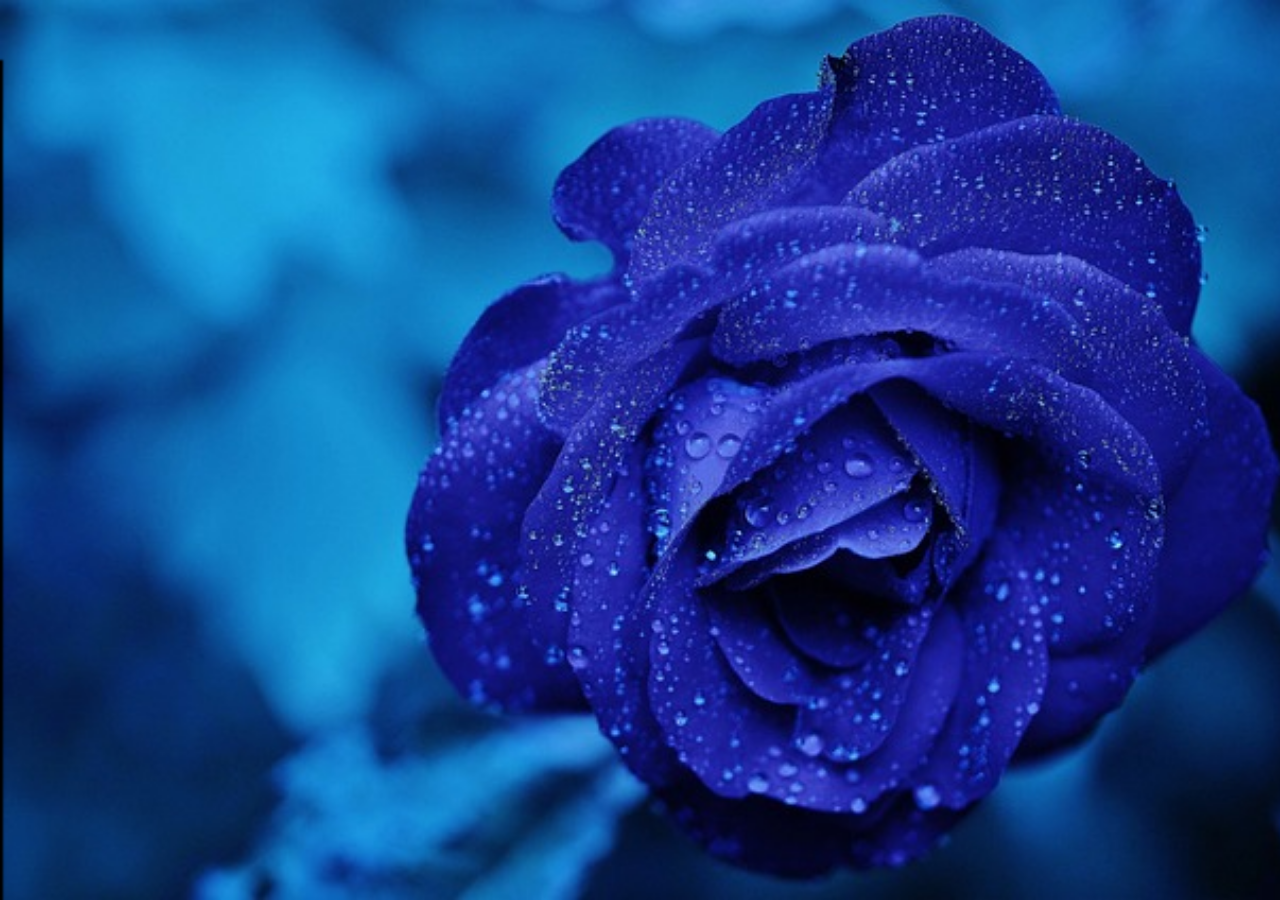
<file: my-portfolio/mini_pro1/mini_projrct.html>
<!DOCTYPE html>
<html lang="en">
<head>
    <meta charset="UTF-8">
    <meta name="viewport" content="width=device-width, initial-scale=1.0">
    <title>mini_project 1</title>
    <link rel="stylesheet" href="https://cdnjs.cloudflare.com/ajax/libs/font-awesome/6.4.2/css/all.min.css" integrity="sha512-z3gLpd7yknf1YoNbCzqRKc4qyor8gaKU1qmn+CShxbuBusANI9QpRohGBreCFkKxLhei6S9CQXFEbbKuqLg0DA==" crossorigin="anonymous" referrerpolicy="no-referrer" />
    <link rel="stylesheet" href="https://cdn.jsdelivr.net/npm/bootstrap@5.3.2/dist/css/bootstrap.min.css">
    <link rel="stylesheet" href="mini_project.css">
    <link rel="preconnect" href="https://fonts.googleapis.com">
<link rel="preconnect" href="https://fonts.gstatic.com" crossorigin>
<link href="https://fonts.googleapis.com/css2?family=Fuggles&family=Mooli&family=Skranji&display=swap" rel="stylesheet">
</head>
<body>
   <div class="main_box">

        <input class="checkbox1" type="checkbox"  id="box1">
     
           <div class="boxno1">
        <label for="box1">
           <i class="fa-solid fa-bars"></i>
        </label></div>

        <div class="checkbox">
            <div class="borde">
        <div class="head">Apana College</h2></div>
        <div class="boxno2">
<label for="box1">
    <i class="fa-solid fa-xmark"></i>
</label>
        </div>
        </div>
        <div class="list">
            

<ul>

    <li type="none">
        <i class="fa-sharp fa-solid fa-image"></i> 
       <a href="#">gallery</a>
    </li>
    <li type="none">
        <i class="fa-solid fa-arrow-up-right-dots"></i>
        <a href="#">shortcut</a>
    </li>
<li type="none">
    <i class="fa-solid fa-arrow-up-right-dots"></i>
    <a href="#">exibits</a>
</li>
<li type="none">
    <i class="fa-sharp fa-solid fa-building"></i>
    <a href="#">events</a>
</li>
<li type="none">
    <i class="fa-solid fa-house"></i>
    <a href="#">home</a>
</li>
<li type="none">
    <i class="fa-solid fa-phone"></i>
    <a href="#">contact</a>
</li>
<li type="none">
    <i class="fa-regular fa-comments"></i>
    <a href="#">feedback</a>
</li>
</ul>

<div class="social_media">
    <a href="#"><i class="fa-brands fa-facebook"></i></a>
    <a href="#"><i class="fa-brands fa-whatsapp"></i></a>
    <a href="#"><i class="fa-brands fa-twitter"></i></a>
    <a href="#"><i class="fa-brands fa-instagram"></i></a>
</div>
</div>

      </div>
     </div>
</body>
</html>
</file>
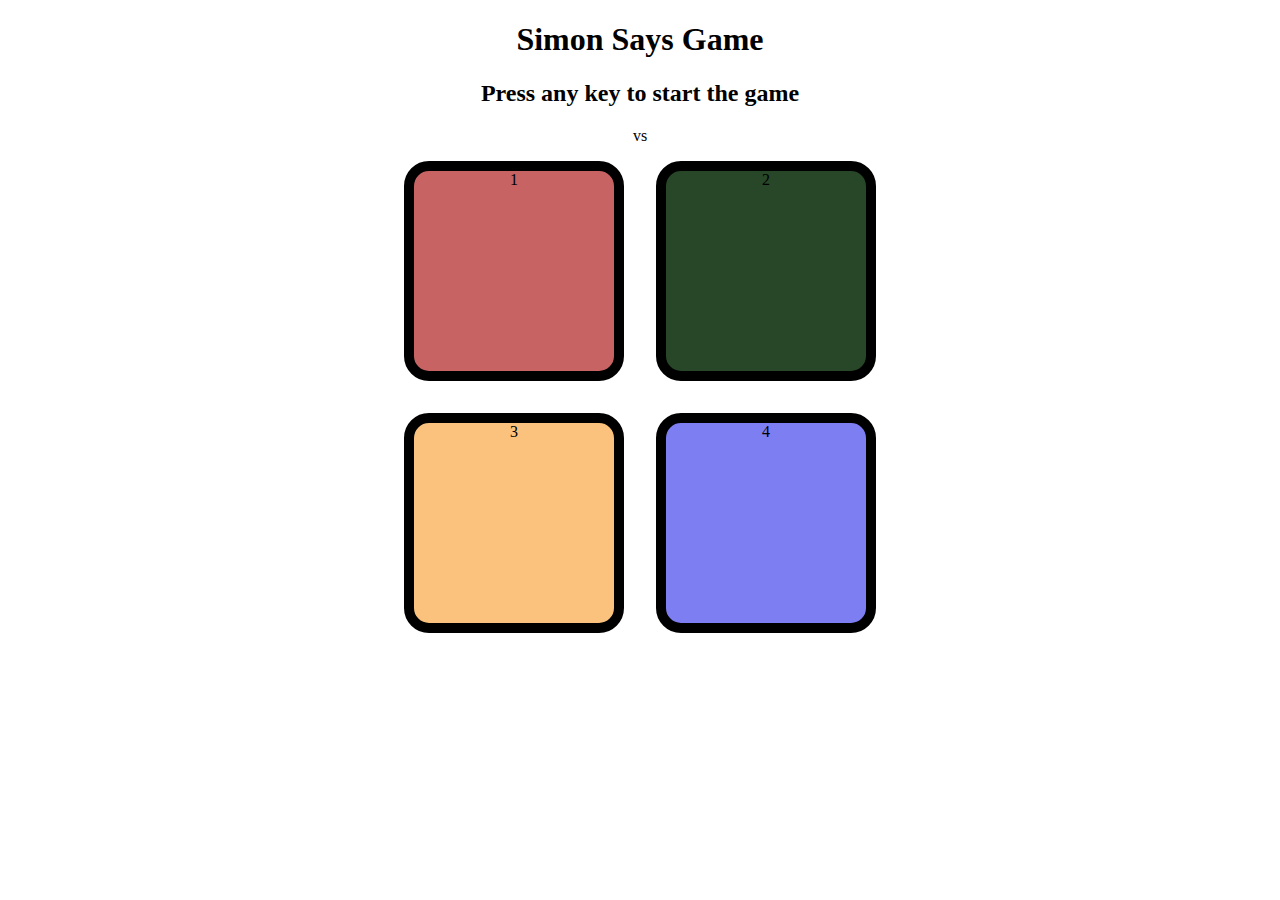
<file: my-portfolio/simon_game/index1.html>
<!DOCTYPE html>
<html lang="en">
<head>
    <meta charset="UTF-8">
    <meta name="viewport" content="width=device-width, initial-scale=1.0">
    <title>Document</title>
    <link href="style1.css" rel="stylesheet">
</head>
<body>
    <h1>Simon Says Game</h1>
    <h2>Press any key to start the game</h2>
    
  <div class="btn-container">vs
    

    <div class="row">
    <div class="btn red" type="button" id="red">1</div>
    <div class="btn green" type="button" id="green">2</div></div>

    <div class="row">
    <div class="btn yellow" type="button" id="yellow">3</div>
    <div class="btn blue" type="button" id="blue">4</div></div>

  </div>

    <script src="app1.js"></script>

</body>
</html>
</file>
<file: my-portfolio/style.css>
*{
   
padding:0px;
}
body{
  background-image: url('portfolio.jpg');
  background-size: cover;
}

.logo{
  font-family: 'Carattere', cursive;
margin-right: 400px;
font-size: 80px;
color: rgb(169, 108, 17);
}

.header{
    margin-top:40px;

display:flex;
justify-content: end;
margin-left:100px;
align-content: space-between;

}


.Skills{
  margin-left: -200px;
  font-size: 30px;
margin-right:50px;

}
.Skills:hover{
  margin-left: -200px;
  font-size: 30px;
margin-right:50px;
color: rgb(116, 97, 97);

}


.contact{

  margin-right: 30px;
  font-size: 30px;
  
}
a{
  color:black
}



.contact:hover{
  color: rgb(116, 97, 97);
  margin-right: 30px;
  font-size: 30px;
  
}

.Resume{
  font-size: 30px;
  margin-right: 50px;
  
}

.Resume:hover{
  font-size: 30px;
    
  color: rgb(116, 97, 97);}

  
  


.Projects{
  font-size: 30px;
  margin-right: 50px;
  
}

.Projects:hover{
  font-size: 30px;
  margin-right: 50px;
  
  color: rgb(116, 97, 97);}

.Achievments{
  font-size: 30px;
margin-right: -200px;
  
}

.Achievments:hover{
  font-size: 30px;
margin-right: -200px;
color: rgb(116, 97, 97);
  
}


p{
    display:flex;
    justify-content: end;
  align-content: space-between;

margin-left:200px;
}
p{
  margin-right:100px;
font-size:26px;
}

.about{
  background-color:rgb(247, 246, 245);
    height:1200px;
   margin-bottom: 70px;
    width:95%;
    display: flex;
    justify-content: center;
  margin-left: 50px;
  border-radius: 50px;;
  box-shadow: 12px 12px 12px 12px rgb(87, 79, 79);

}

.photo img{
  
    height:1000px;
    border-radius:550px;
    margin-right:-2700px;
   
}

.photo{
    display: flex;
    justify-content: center;
    align-items: center;
    margin-left:-300px
}


.name{
    margin-right:-1290px;
  
  height:200px;
  width:300px;
}

.name p{
  margin-right: 500px;
    margin-left: -620px;
    font-size: 70px;
   
}

.chaudhary{
 height:90px;
 width:300px;


  margin-top: -145px;

  color: rgb(169, 108, 17);
}
.dakshika{

   height:90px;
  color: rgb(169, 108, 17);
  width:300px;
  
 
   margin-top: -60px;
 
}
.name .prof{
    margin-left: -650px;
     font-size: 46px;
    width:320px; 
    color:rgb(121, 25, 25)
}


.expert p{
    display:flex;
    justify-content: center;
    align-items: center;
 margin-left: 1600px;
 margin-top:300px;
 height:100px;width:200px;

 font-size:66px;
 border-radius: 100%;
 box-shadow: 10px 10px 10px 10px rgb(175, 171, 171);

 
 
}

.expert .paragraph{
    display:flex;
    justify-content: center;
    align-items: center;
    margin-top: -50px;
    font-size: 34px;
    font-family: 'Carattere', cursive;
    font-family: 'Vollkorn', serif;
    height:400px;
    width:700px;
    margin-right:-2800px;
  box-shadow: 12px 12px 12px 12px rgb(175, 171, 171);
 margin-left:1800px;
 border-radius: 100px;;
}

.links{
  margin-left: -100px;;
 
  display: flex;
  justify-content: center;

  margin-top: 1000px;
  align-content: space-between;
}

.fa-instagram{

    font-size: 70px;
   

}


.fa-linkedin{
  font-size: 70px;
margin-left:80px;
color:rgb(48, 48, 233)
}

.fa-github{
  font-size: 70px;
  margin-left:80px;
  margin-right: -600px;
}
/* ----------------------------------------------------------------contact page------------------------------------------------------------------------- */
.contact-form{
  display: flex;
  justify-content: center;
align-items: center;


}
.contactme{
 

  justify-content: center;

  background-color: rgba(216, 219, 218, 0.84);
  height:800px;
  width:60%;
  box-shadow: 14px 14px rgb(153, 152, 152);
border-radius:80px;

margin-top: 100px;
}
.heading{
  margin-left: 34%;
  font-size: 70px;
  display:inline;

}

.email{
  margin-left: 20%;
  display:flex;
  justify-content: center;
  height:80px;
  width:650px;
padding:20px;
  border-radius: 20px;
}

.chomelink a{
  margin-left: -340px;
  color:rgb(94, 74, 74);
  font-size: 50px;
 
}
.contactname{
  margin-left: 20%;
  display:flex;
  justify-content: center;
  height:80px;
  width:650px;
padding:20px;
  border-radius: 20px;
}

.contactname-id{
  height:80px;
  width:400px;
  border-radius: 20px;
  font-size: 30px;
  display: flex;
  justify-content: center;
  align-items: center;
}

.email-id{
  height:80px;
  width:700px;
  border-radius: 20px;
  font-size: 30px;
  display: flex;
  justify-content: center;
  align-items: center;
}


.feedback-write{
  height:80px;
  width:700px;
  border-radius:20px;
  font-size: 30px;
  display: flex;
  justify-content: center;
  align-items: center;
}

.feedback{
  margin-left: 20%;
  display:flex;
  justify-content: center;
  height:120px;
  width:650px;
padding:20px;
  border-radius: 20px;

}
.check{
margin-left:30%;
padding:30px;


}
button{
  margin-top: 40px;
  padding: 10px;
  margin-left:80%;
font-size: 40px;
border-radius: 30px;

}

.checkbox{
  font-size: 30px;
  margin-left: 17%;
  padding:30px;
}

.form-label{
  font-size: 32px;
  padding:30px

}
.myemail{
  margin-top:-50px;
  font-size: 40px;
  color:rgb(115, 106, 6);
  margin-left:10%;
  font-weight: 0.7px;
}

.myemail:hover{
  margin-top:-50px;
  font-size: 40px;
  color:rgb(35, 34, 17);
  margin-left:10%;
  font-weight: 1px;
}

.contactlinks{
  font-size: 20px;
padding-top: 20px;
  font-size: 40px;
  font-weight: 1px;
  display: flex;
  justify-content: center;
margin-left:10px;
  align-content: space-between;
  margin-right:1050px;

}
/* -----------------------------------------------skillpage--------------------------------------------------- */

.skillpage{
  margin-top: 100px;;
  margin-left: 700px;
  margin-bottom: 100px;
height:1600px;
width:1200px;
background-color: rgb(234, 232, 228);
border-radius: 80px;
justify-content: center;
background-color: rgba(216, 219, 218, 0.84);

}
.skillheading{
  margin-left: 450px;
  font-size: 80px;
 font-weight: 600;

}
 .skillfront img{
 margin-left: 100px;
  height:200px;
  box-shadow: 12px 14px 14px rgba(60, 59, 59, 0.584);


}
h2{
  margin-left: 40px;
  font-size: 50px;
}
h2{
  margin-left: 40px;
  font-size: 50px;
}

.skillback img{
  height:200px;
  box-shadow: 12px 14px 14px rgba(60, 59, 59, 0.584);
  margin-left: 100px;

}


.skilldata img{
  height:200px;
  display:flex;
  box-shadow: 12px 14px 14px rgba(60, 59, 59, 0.584);
  margin-left: 100px;

}
.skillcpp img{
  height:200px;
  display:flex;
  box-shadow: 12px 14px 14px rgba(60, 59, 59, 0.584);
  margin-left: 100px;

}
.homelink a{
  
  margin-left: -340px;
  color:rgb(220, 32, 32);
  font-size: 50px;
}

/* ------------------------------------My Project------------------------------------------- */
.projectbox{

  margin-top: 100px;;
  margin-left: 400px;
  margin-bottom: 100px;
height:1600px;
width:1200px;
background-color: rgb(234, 232, 228);
border-radius: 80px;
justify-content: center;
background-color: rgba(216, 219, 218, 0.84);
}

.projectheading{
  margin-left: 450px;
  font-size: 80px;
 font-weight: 600;

}

.projectlink  h3{
  width:240px;
  font-size: 60px;
margin-left: 100px;
color: rgb(76, 24, 21);
margin-bottom: 19px;


}
.projectlink a{
  font-size: 35px;
  color:rgb(6, 207, 100);
  margin-left:100px;
 
}
.projectlink p{
  margin-left: 40px;
  height:450px;
  width:500px;
  background-color: rgb(218, 225, 225);
  border-radius: 40px;
  box-shadow: 14px 14px 14px rgb(187, 183, 183) ;
}
.plinks{
  display: flex;
  margin-top: 10px;
  margin-left: 1px;
}
/* -----------------------------------------my resume------------------------------------------------- */
.resumename{
font-size: 44px;
display: flex;
justify-content: center;
align-items: center;

}
.resumecontact{
  font-size: 40px;
  display: flex;
  justify-content: center;
  align-items: center;
  color:rgb(83, 92, 92)
  }

  .resumeprojects{
    font-size: 30px;
    color: blue;
  }
  .rproject{
    font-size: 25px;

  }
  .resumeskills{
  
    display:flex;
    font-size: 30px;
    color: blue;
  }
 li{
margin-right: 200px;;
margin-left: 28px;
  font-size: 23px;
 font-weight: 400;
 }
 .rskills{
  display: flex;
 }
 .progskills {
  margin-top:20px;
  margin-left: -200px;
 }

 .homereslink{
  font-size:36px;
  color: rgb(195, 23, 23);
 }
 .resumeachiv{
  margin-left: 200px;
  display:flex;
  font-size: 30px;
  color: blue;
 }
 
 .resumeachiv ol ul{
  margin-left: -150px;
  margin-top: 20px;
  font-size: 25px;
  color: black;
 }
 .resumeachiv ol ul li{
 
  font-size: 25px;
  color: rgb(187, 41, 41);
 }
 .resumeeducation{

  display:flex;
  font-size: 30px;
  color: blue;
 }
 .resumeeducation ul li {
  color: black;
 }
 .resumeeducation ul li ol li {
  color: rgb(170, 19, 19);
  
 }
 .achivheading{
  font-size: 70px;
  display: flex;
  justify-content: center;
  align-items:center;
 }

 .achivleetcode img{
  height:600px;
  margin-left: 750px;
  box-shadow: 14px 14px 14px rgb(54, 52, 52);
  margin-top: -200px;
 }

 .achivcontent {
  font-size: 40px;
  margin-top:200px;
  margin-left: 150px;
 }
 
 .achievhacker img{
  height:400px;
 box-shadow: 14px 14px 14px rgb(54, 52, 52);
  margin-left: 750px;
  margin-top: -200px;
 }
 .homeachivlink a{
font-size: 40px;
color:rgb(212, 20, 20)
 }
 .achivcontent a{
  color:rgb(90, 11, 235)
 }
</file>
<file: my-portfolio/spotify_clone/style.css>
*{
  font-family: 'Montserrot',sans-serif;
  margin:0;
  background-color: black;
  color:  #ffffff;
  overflow:hidden;/* overflow provide us features such as scroll and hidden */
}
.main{
    padding:0.5rem;
    display:flex;
    height:100vh;/*vh stands for viewport hight*/
}
.sidebar{
   background-color:#000000;
   width:340px;
   border-radius: 1rem;

}
.main-content{
    background-color:black;
    flex:1;
    padding:0 1.5rem 0 1.5rem;
    overflow:auto;
}
.music-player{
    background-color:black;
    position:fixed;
    bottom:0;
    width:100%;
     height:72px;

}

a{
    text-decoration: none;
    color:#ffffff;
}
.nav{
    background-color:#121212;
border-radius: 1rem;
display:flex;
flex-direction: column;
justify-content: center;
height:80px;
padding:10px 40px;
}
.nav-option{
    background-color: #121212;
   height: 40px;
   opacity:0.7;    /*color light*/ 
}
.nav-option:hover{
    background-color: #121212;
    height: 2.5rem;
    opacity:1; 
   
 }
.nav-option i{
    font-size: 1.25rem;
}

.nav-option a{
    font-size: 1rem;
}

.library{
    background-color: #121212;
    border-radius: 1rem;
    margin-top: 0.5rem;
    height:100%;
    padding:0.5rem 0.75rem;
}

.option{
    background-color: #121212;
    display:flex;
    justify-content: space-between;
    align-items:center;

}

.lib-option img{
    height: 18px;
    width:20px;

}
.icons i{
    font-size: 1.25rem;
    opacity:0.5;
    margin-right:1rem;
}
.icons i:hover{
    font-size: 1.25rem;
    opacity:1;
    margin-right:1rem;
}
.box{
    height:7rem;
    background-color:#232323 ;
    border-radius: 0.5rem;
    margin:0.5rem 0 0.5rem 0;
padding :0,75rem 0.75rem;
}
.box-p1{
    font-weight:520;
    font-size: 1rem;
    background-color: #232323;
    padding:0.5rem;
}
.box-p2{
    padding:0.5rem;
    background-color: #232323;
    font-size: 0.8rem;
    opacity:0.9;
}
.badge{
    background-color: #ffffff;
    margin:0.6rem;
    border:none;
    border-radius: 100px;
    padding:0.35rem;
    color:#000000;
    font-weight: 700px;

}
.sticky-nav{
    position: sticky;
    top:0;
    background-color: #121212;
    display:flex;
    justify-content: space-between;
    align-items:center;
    padding:1rem 0 0 0;
}
.sticky-nav-icons img{
   margin-left:0.75rem
}
.sticky-nav-options{
display:flex;
justify-content:center;
align-items:center;
}
.sticky-nav-option button{
    margin-right:1.5px;
}
.sticky-nav-option i{
    margin-right:2px;
}
.dark-badge{
    background-color: #000000;
    color:#ffffff
}
@media(max-width:1000px){
    .hide{
        display:none;}   /*whenever we chnge from phone to  desktop*/
}
.card{
    background-color: #232323;
    width:150px;
    border-radius: 0.5rem;
    padding:1rem;
    margin: 8px;
}
.card-image{
    width:100%;
    border-radius: 0.5rem;
 
}
p{
    margin:0 0.75rem 0 0.75rem;
    background-color: #232323;
}
.card-title{
    font-weight: 600;
    margin-top: 9% ;
    margin-bottom: 13%;
}
.card-info{
    font-size:0.75rem;
    opacity:0.75
}
.cards-container{
    display:flex;
    flex-wrap:wrap
}
.footer{
    height: 300px;
    display:flex;
    justify-content: center;
    align-items: center;
}
.line{
    height:50%;
    width:90%;
border-top:1px solid white;
    opacity:0.5;
}

.player-control-icon{
    height:1rem;
    margin-right: 1rem;
    margin-top:5px;
    opacity: 0.7;

}

.player-control-icon:hover{
    height:1rem;
    margin-right: 1rem;
    margin-top:5px;
    opacity: 1;

}
.music-player{
    display:flex;
    justify-content: space-between;
    align-items:center;
}
.album{
   
    margin-left: 2px;
display:flex;
align-items: center;
    width:25%;
}
.player{
    width:50%;
    
}
.controls{
    width:25%;
    display:flex;
    justify-content:flex-start;
 
}
.players-controls{
    display:flex;
    justify-content: center;
    align-items: center;
}
.playback-bar{
    display:flex;
    justify-content: center;
    align-items: center;
}
.progress-bar{
    width:70%;
    appearance: none;
    background-color: transparent;
    cursor: pointer;
}
.progress-bar::-webkit-slider-runnable-track{
    background-color: #ddd;
    border-radius: 100px;
    height:0.2rem;
}

.progress-bar::-webkit-slider-thumb{
    appearance: none;
    height:16px;
    width:16px;
    background-color:green;
    border-radius: 50%;
    margin-top:-6px;
}
.photo{
    height:75%;
    width:20%;
}
.first{
    opacity:0.97;
    margin-left:10px;
    font-size: 15px;
}
.second{
    margin-left:10px;
    font-size: 10px;
    opacity: 0.85;
}
.album-icon1{
    opacity: 0.95;
    margin-left:20px;
}
.album-icon2{
    opacity:0.95;
  height:45px;
margin-right: 7px;
margin-left: 2px;
}
.control-icon{
    margin-left: 10px;
    height:40px;

}
.control-icon1{
    margin-top:10px;
    margin-left: 10px;
    height:20px;
    opacity:0.75;

}
.control-icon2{
    margin-top:10px;
    margin-left: 10px;
    height:20px;
    opacity:0.75;

}
.control-bar{
  
    appearance: none;
    background-color: transparent;
    cursor: pointer;
}
.control-bar::-webkit-slider-runnable-track{
    background-color:rgb(50, 43, 43);
    border-radius: 100px;
    height:0.3rem;
}
.control-bar::-webkit-slider-thumb{
    appearance: none;
    height:16px;
    width:16px;
    background-color: white;
    border-radius: 50%;
    margin-top:-6px;
}
</file>
<file: my-portfolio/spotify_clone/Delta-main/JS/Simon Says/style.css>
body {
  text-align: center;
}

.btn {
  height: 200px;
  width: 200px;
  border-radius: 20%;
  border: 10px solid black;
  margin: 2.5rem;
}

.btn-container {
  display: flex;
  justify-content: center;
}

.yellow {
  background-color: #f99b45;
}

.red {
  background-color: #d95980;
}

.purple {
  background-color: #819ff9;
}

.green {
  background-color: #63aac0;
}

.flash {
  background-color: white;
}

.userflash {
  background-color: green;
}
</file>
<file: my-portfolio/spotify_clone/Delta-main/CSS/Chapter4/Assignment/style.css>
/* Qs1. Add a 2s transition on box1 for width changes.
       It should have 'ease-in' speed curve & 0.5s delay  */

#box1 {
  width: 100px;
  height: 100px;
  background: green;
}

#box1:hover {
  width: 600px;
}

/* Qs2. Using transform, move box2 200px to the right  & 
        200px down. Also rotate it 90deg.*/

#box2 {
  width: 100px;
  height: 100px;
  background: red;
}

/* Qs3. Using transform, skew box3 20deg along the x axis.*/

#box3 {
  width: 100px;
  height: 100px;
  background: lightblue;
}

/* Qs4. Set a 2px horizontal & 2px vertical, green shadow 
        for box4, with a 5px blur radius.*/

#box4 {
  width: 100px;
  height: 100px;
  background: lightgreen;
}

/* Qs5. Set Your picture or any picture as the background of the div
        "myPic". Also, set transparency of this div to 50%. */

#myPic {
  width: 200px;
  height: 200px;
  background: pink;
}
</file>
<file: my-portfolio/spotify_clone/Delta-main/CSS/Chapter6 (Pet Adoption)/Pet Adoption/style.css>
.card {
  width: 400px;
  border: 2px solid black;
  border-radius: 25px;
  padding: 10px;
  margin: 10px;
}

img {
  width: 100%;
  border-radius: 25px;
}

h2 {
  color: #d56f3e;
}

span {
  color: #9d6f24;
}

h4 {
  text-align: right;
  color: #3c787e;
}

#pets {
  display: flex;
  justify-content: space-evenly;
}
</file>
<file: my-portfolio/mini_pro1/mini_project.css>
*{
margin:0px;
border:0px;
font-family: 'Fuggles', cursive;
font-family: 'Mooli', sans-serif;
font-family: 'Skranji', cursive;

}

.main_box{
    background:url("mini_project.jpg");
    height:100vh;
   background-size: cover;
}

.checkbox{
    position:fixed;
    left:-300px;
    height:100vh;
    background-color:rgb(158, 196, 240);
    box-shadow: 2px 4px 2px 1px;
    width:300px;
    color: black;
}
.list{
color: black;
position:absolute;
top:60px;

}

label{
display:inline block;
height: 50px;
}

.boxno1{
    display:inline-block;
}
.head{
   
    display: inline-block;
    font-size: 25px;
}
.borde .boxno2{
   
    display:inline-block;
    left:90%;
}

.borde{
    border:3px solid rgb(21, 6, 6);
    width:100%;
}
 li{
   margin-top:12px;
}
i+a{
    font-size: 20px;
    color: black;

}
ul li i{
    padding-right: 4px;
}


.social_media {
    padding-top:150px;
    position: absolute;
    left: 35%;

} 

.social_media a{
color: rgb(57, 55, 55);
}

.main_box .social_media{
    position: absolute;
top:89%;
}

#box1{
    display:none;
}

.main_box .checkbox .list ul li:hover{
border:100%;
    border: 6px;
    border-color: aquamarine;
    box-shadow: 2px 3px 4px 2px;
}

.checkbox .label:hover{
    font-size: 15px;
}

.main_box .checkbox .social_media a i:hover{
    color:white;
    transform:scale(2);
}

.checkbox1:checked~.checkbox{
left:0;
}
</file>
<file: my-portfolio/simon_game/style1.css>
body{
    text-align:center;
   align-items:center;
}

.btn{
height:200px;
width:200px;
border:10px solid black;
border-radius: 25px;
margin:1rem;
}

.row{
    display:flex;
    justify-content: center;
    
}

.red{
    background-color: rgb(199, 99, 99);
}

.green{
    background-color: rgb(40, 70, 40);
}

.yellow{
background-color: rgb(250, 194, 125);
}

.blue{
    background-color: rgb(126, 126, 243);
}

.flash{
    background-color: white;
}
.newflash{
    background-color: black;
}
</file>
